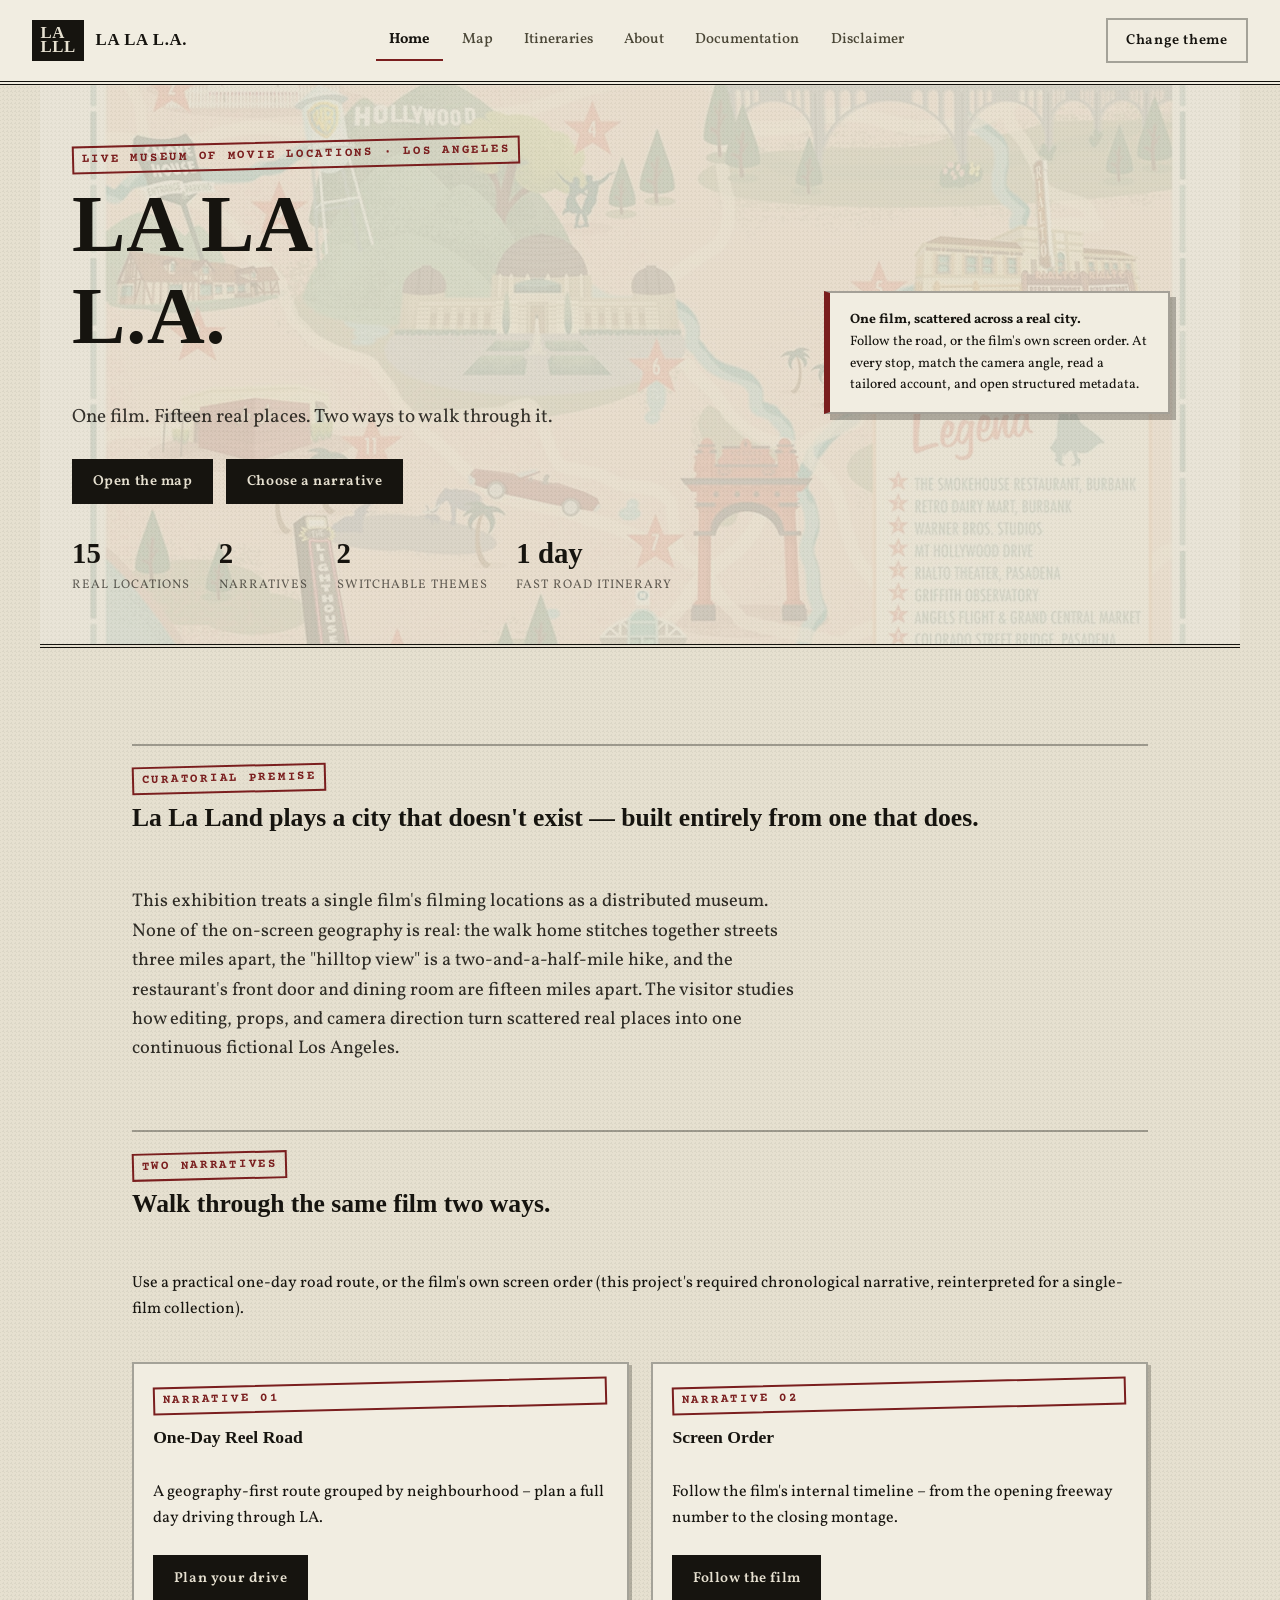
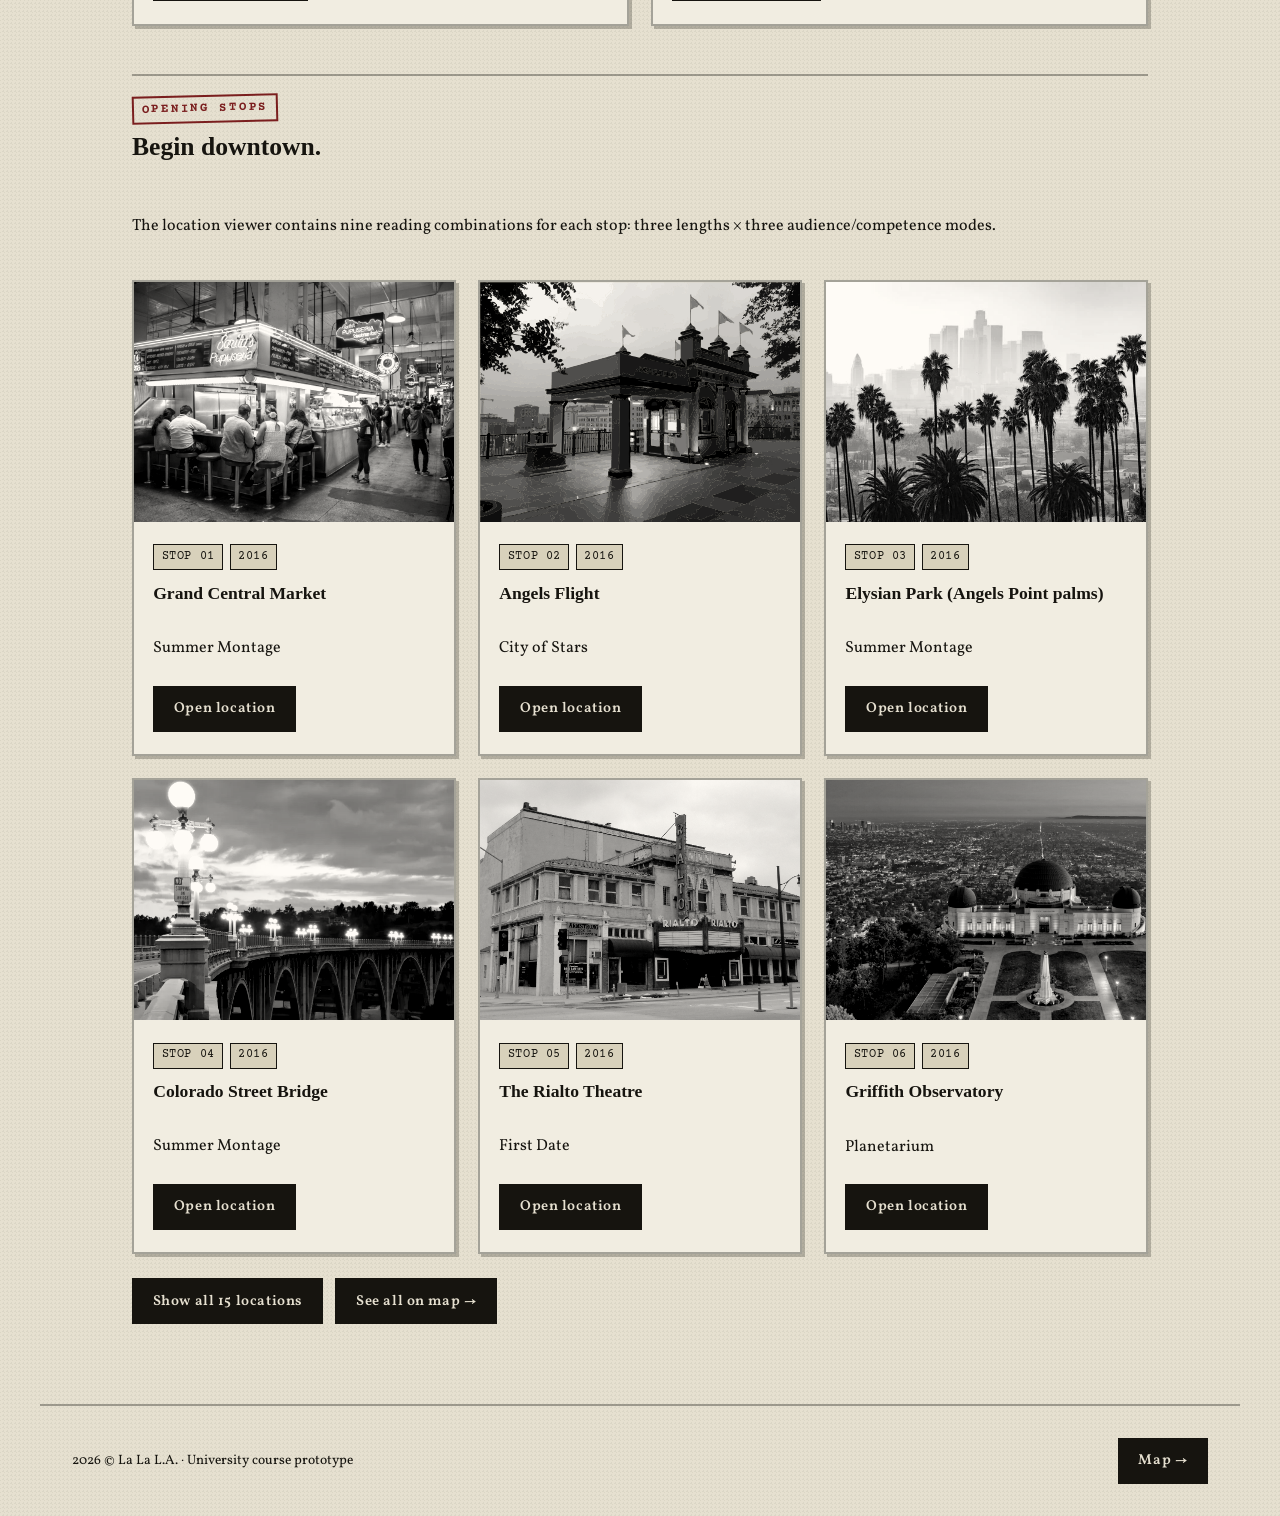
<file: index.html>
<!doctype html>
<html lang="en">

<head>
    <title>Home · La La L.A.</title>
    <meta charset="utf-8">
    <meta name="viewport" content="width=device-width,initial-scale=1">
    <meta name="description"
        content="La La L.A. — a location tour of Damien Chazelle's La La Land (2016), built as a Live Museum of Movie Locations.">
    <link rel="stylesheet" href="assets/css/base.css">
    <link rel="stylesheet" href="assets/css/themes/noir.css">
    <link rel="stylesheet" href="assets/css/themes/technicolor.css">
    <script>document.documentElement.classList.add('js'); document.documentElement.dataset.theme = localStorage.getItem('lmml-theme') || 'noir';</script>
</head>

<body><a class="skip-link" href="#main">Skip to content</a>
    <header class="site-header"><a class="brand" href="index.html"><span class="brand-mark">LA<br>LLL</span><span>LA LA
                L.A.</span></a>
        <nav class="main-nav" aria-label="Main navigation"><a href="index.html" aria-current="page">Home</a><a
                href="map.html">Map</a><a href="itinerary.html">Itineraries</a><a href="about.html">About</a><a
                href="documentation.html">Documentation</a><a href="disclaimer.html">Disclaimer</a></nav>
        <div class="header-tools"><button class="tool-button" data-theme-toggle aria-expanded="false">Change
                theme</button></div>
    </header>
    <aside class="theme-drawer" aria-label="Theme selector">
        <p class="eyebrow">Two deliberate visual systems</p>
        <div class="theme-grid">
            <button class="theme-choice" data-set-theme="noir"><strong>Noir Case File</strong><span>1940s police
                    dossier</span></button>
            <button class="theme-choice" data-set-theme="technicolor"><strong>Technicolor Musical</strong><span>La La Land sunset palette</span></button>
        </div>
        <p class="small">The selected theme is saved across pages.</p>
    </aside>
    <main id="main">
        <section class="hero">
            <div class="hero-copy">
                <p class="eyebrow">Live Museum of Movie Locations · Los Angeles</p>
                <h1>LA LA<br>L.A.</h1>
                <p class="hero-sub">One film. Fifteen real places. Two ways to walk through it.</p>
                <div class="hero-actions"><a class="button" href="map.html">Open the map</a><a class="button"
                        href="itinerary.html">Choose a narrative</a></div>
                <div class="stats">
                    <div class="stat"><strong>15</strong><span>real locations</span></div>
                    <div class="stat"><strong>2</strong><span>narratives</span></div>
                    <div class="stat"><strong>2</strong><span>switchable themes</span></div>
                    <div class="stat"><strong>1 day</strong><span>fast road itinerary</span></div>
                </div>
            </div>
            <div class="hero-visual">
                <!-- The <img> tag has been removed – the image is now a CSS background -->
                <div class="hero-ticket"><strong>One film, scattered across a real city.</strong><br><span>Follow the
                        road, or the film's own screen order. At every stop, match the camera
                        angle, read a tailored account, and open structured metadata.</span></div>
            </div>
        </section>
        <div class="page">
            <section class="section">
                <div class="section-head">
                    <div>
                        <p class="eyebrow">Curatorial premise</p>
                        <h2>La La Land plays a city that doesn't exist — built entirely from one that does.</h2>
                    </div>
                    <p class="lede">This exhibition treats a single film's filming locations as a distributed museum.
                        None of the on-screen geography is real: the walk home stitches together streets three miles
                        apart, the "hilltop view" is a two-and-a-half-mile hike, and the restaurant's front door and
                        dining room are fifteen miles apart. The visitor studies how editing, props, and camera
                        direction turn scattered real places into one continuous fictional Los Angeles.</p>
                </div>
            </section>
            <section class="section">
                <div class="section-head">
                    <div>
                        <p class="eyebrow">Two narratives</p>
                        <h2>Walk through the same film two ways.</h2>
                    </div>
                    <p>Use a practical one-day road route, or the film's own screen order (this project's required chronological narrative, reinterpreted for a single-film collection).</p>
                </div>
                <div class="cards">
                    <article class="card">
                        <div class="card-body">
                            <p class="eyebrow">Narrative 01</p>
                            <h3>One-Day Reel Road</h3>
                            <p>A geography-first route grouped by neighbourhood – plan a full day driving through LA.</p>
                            <a class="button" href="itinerary.html?narrative=route">Plan your drive</a>
                        </div>
                    </article>
                    <article class="card">
                        <div class="card-body">
                            <p class="eyebrow">Narrative 02</p>
                            <h3>Screen Order</h3>
                            <p>Follow the film's internal timeline – from the opening freeway number to the closing montage.</p>
                            <a class="button" href="itinerary.html?narrative=screen">Follow the film</a>
                        </div>
                    </article>
                </div>
            </section>
            <section class="section">
                <div class="section-head">
                    <div>
                        <p class="eyebrow">Opening stops</p>
                        <h2>Begin downtown.</h2>
                    </div>
                    <p>The location viewer contains nine reading combinations for each stop: three lengths × three
                        audience/competence modes.</p>
                </div>
                <!-- Container for dynamic cards -->
                <div class="cards" id="locationCards"></div>
                <!-- Control buttons -->
                <div style="margin-top:1.5rem; display:flex; gap:0.8rem; flex-wrap:wrap;">
                    <button class="button" id="showAllBtn" data-expanded="false">Show all 15 locations</button>
                    <a class="button" href="map.html">See all on map →</a>
                </div>
            </section>
        </div>
    </main>
    <footer class="site-footer"><span>2026 © La La L.A. · University course prototype</span>
        <div class="page-step"><a class="button" href="map.html">Map →</a></div>
    </footer>
    <script src="assets/js/app.js"></script>
    <script src="data/locations.js"></script>
    <script>
        (function () {
            const data = window.LMML_DATA;
            if (!data || !data.locations) return;

            const container = document.getElementById('locationCards');
            const showAllBtn = document.getElementById('showAllBtn');
            const locations = data.locations;
            // Sort by routeOrder if you want a consistent default order
            // (already sorted in the data, but just in case)
            const sorted = [...locations].sort((a, b) => a.routeOrder - b.routeOrder);
            const INITIAL_COUNT = 6;
            let expanded = false;

            function renderCards(showAll) {
                const count = showAll ? sorted.length : INITIAL_COUNT;
                const items = sorted.slice(0, count);
                container.innerHTML = items.map((loc, index) => {
                    // Build tag row: we can show stop number, year, song
                    const tags = `<span class="tag">Stop ${String(loc.routeOrder).padStart(2, '0')}</span>
                                 <span class="tag">${loc.year}</span>`;
                    return `
                        <article class="card" data-reveal>
                            <div class="card-media"><img src="${loc.image}" alt="Original shot-guide illustration for ${loc.title}"></div>
                            <div class="card-body">
                                <div class="tag-row">${tags}</div>
                                <h3>${loc.title}</h3>
                                <p>${loc.song || loc.short}</p>
                                <a class="button" href="location.html?id=${loc.id}">Open location</a>
                            </div>
                        </article>
                    `;
                }).join('');

                // Re-run scroll reveal for the new cards
                if (window.LMML && window.LMML.reveal) {
                    window.LMML.reveal(container);
                }
            }

            // Initial render (show only first 6)
            renderCards(false);
            showAllBtn.textContent = 'Show all 15 locations';
            showAllBtn.dataset.expanded = 'false';

            showAllBtn.addEventListener('click', function () {
                expanded = !expanded;
                renderCards(expanded);
                this.textContent = expanded ? 'Show fewer locations' : 'Show all 15 locations';
                this.dataset.expanded = String(expanded);
            });
        })();
    </script>
</body>

</html>
</file>
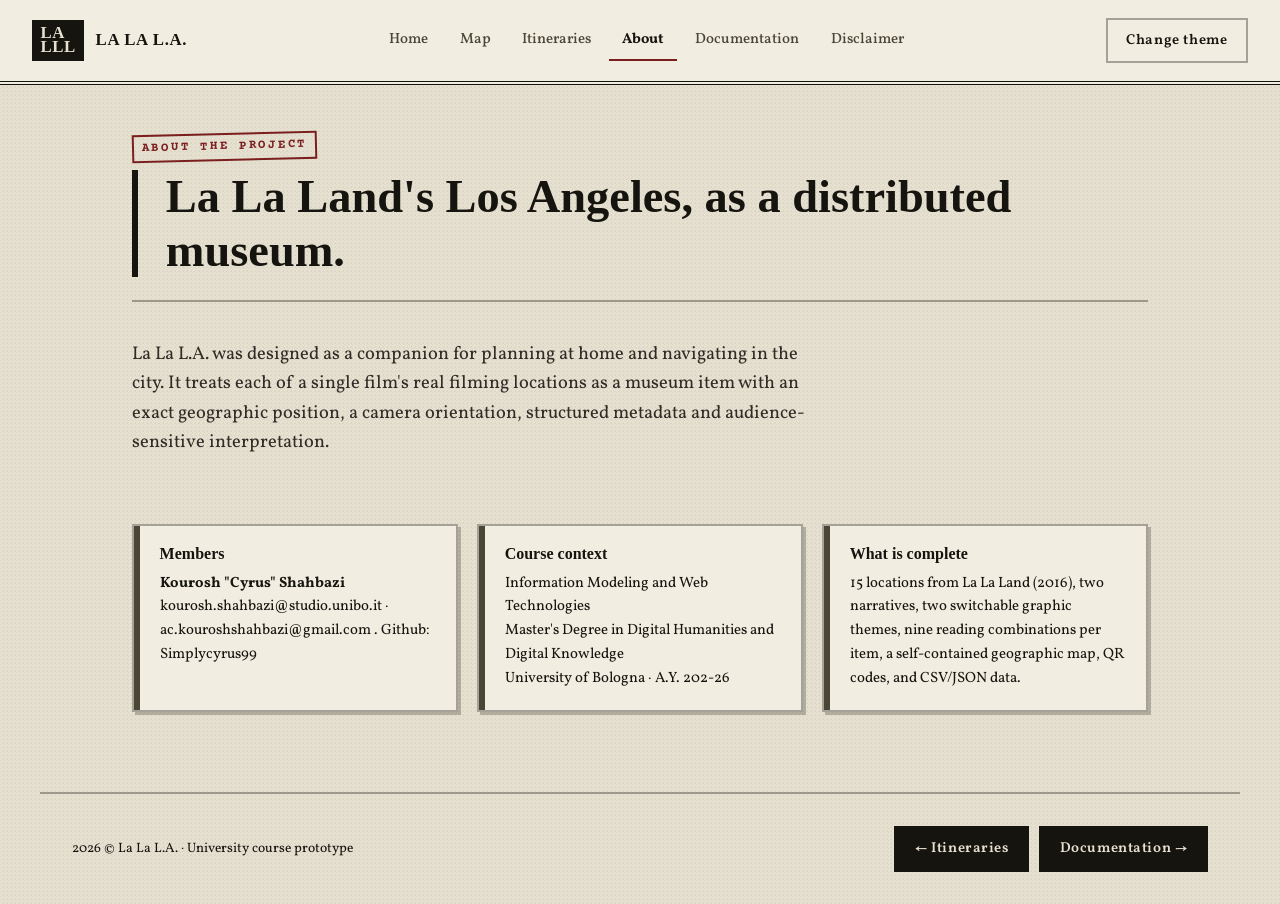
<file: about.html>
<!doctype html>
<html lang="en">

<head>
    <title>About · La La L.A.</title>
    <meta charset="utf-8">
    <meta name="viewport" content="width=device-width,initial-scale=1">
    <meta name="description"
        content="La La L.A. — a location tour of Damien Chazelle's La La Land (2016), built as a Live Museum of Movie Locations.">
    <link rel="stylesheet" href="assets/css/base.css">
    <link rel="stylesheet" href="assets/css/themes/noir.css">
    <link rel="stylesheet" href="assets/css/themes/technicolor.css">
    <script>document.documentElement.classList.add('js'); document.documentElement.dataset.theme = localStorage.getItem('lmml-theme') || 'noir';</script>
</head>

<body><a class="skip-link" href="#main">Skip to content</a>
    <header class="site-header"><a class="brand" href="index.html"><span class="brand-mark">LA<br>LLL</span><span>LA LA
                L.A.</span></a>
        <nav class="main-nav" aria-label="Main navigation"><a href="index.html">Home</a><a href="map.html">Map</a><a
                href="itinerary.html">Itineraries</a><a href="about.html" aria-current="page">About</a><a
                href="documentation.html">Documentation</a><a href="disclaimer.html">Disclaimer</a></nav>
        <div class="header-tools"><button class="tool-button" data-theme-toggle aria-expanded="false">Change
                theme</button></div>
    </header>
    <aside class="theme-drawer" aria-label="Theme selector">
        <p class="eyebrow">Two deliberate visual systems</p>
        <div class="theme-grid">
            <button class="theme-choice" data-set-theme="noir"><strong>Noir Case File</strong><span>1940s police
                    dossier</span></button>
            <button class="theme-choice" data-set-theme="technicolor"><strong>Technicolor Musical</strong><span>La La Land sunset palette</span></button>
        </div>
        <p class="small">The selected theme is saved across pages.</p>
    </aside>
    <main id="main">
        <div class="page">
            <p class="eyebrow">About the project</p>
            <h1 class="page-title">La La Land's Los Angeles, as a distributed museum.</h1>
            <div class="section-head">
                <p class="lede">La La L.A. was designed as a companion for planning at home and navigating in the
                    city. It treats each of a single film's real filming locations as a museum item with an exact
                    geographic position, a camera orientation, structured metadata and audience-sensitive
                    interpretation.</p>
            </div>
            <section class="section">
                <div class="doc-grid">
                    <article class="doc-card">
                        <h3>Members</h3>
                        <p><strong>Kourosh "Cyrus" Shahbazi</strong></p>
                        <p>kourosh.shahbazi@studio.unibo.it · ac.kouroshshahbazi@gmail.com . Github: Simplycyrus99</p>
                    </article>
                    <article class="doc-card">
                        <h3>Course context</h3>
                        <p>Information Modeling and Web Technologies<br>Master's Degree in Digital Humanities and
                            Digital Knowledge<br>University of Bologna · A.Y. 202-26</p>
                    </article>
                    <article class="doc-card">
                        <h3>What is complete</h3>
                        <p>15 locations from La La Land (2016), two narratives, two switchable graphic themes, nine
                            reading combinations per item, a self-contained geographic map, QR codes, and CSV/JSON
                            data.</p>
                    </article>
                </div>
            </section>
        </div>
    </main>
    <footer class="site-footer"><span>2026 © La La L.A. · University course prototype</span>
        <div class="page-step"><a class="button" href="itinerary.html">← Itineraries</a><a class="button"
                href="documentation.html">Documentation →</a></div>
    </footer>
    <script src="assets/js/app.js"></script>
</body>

</html>
</file>
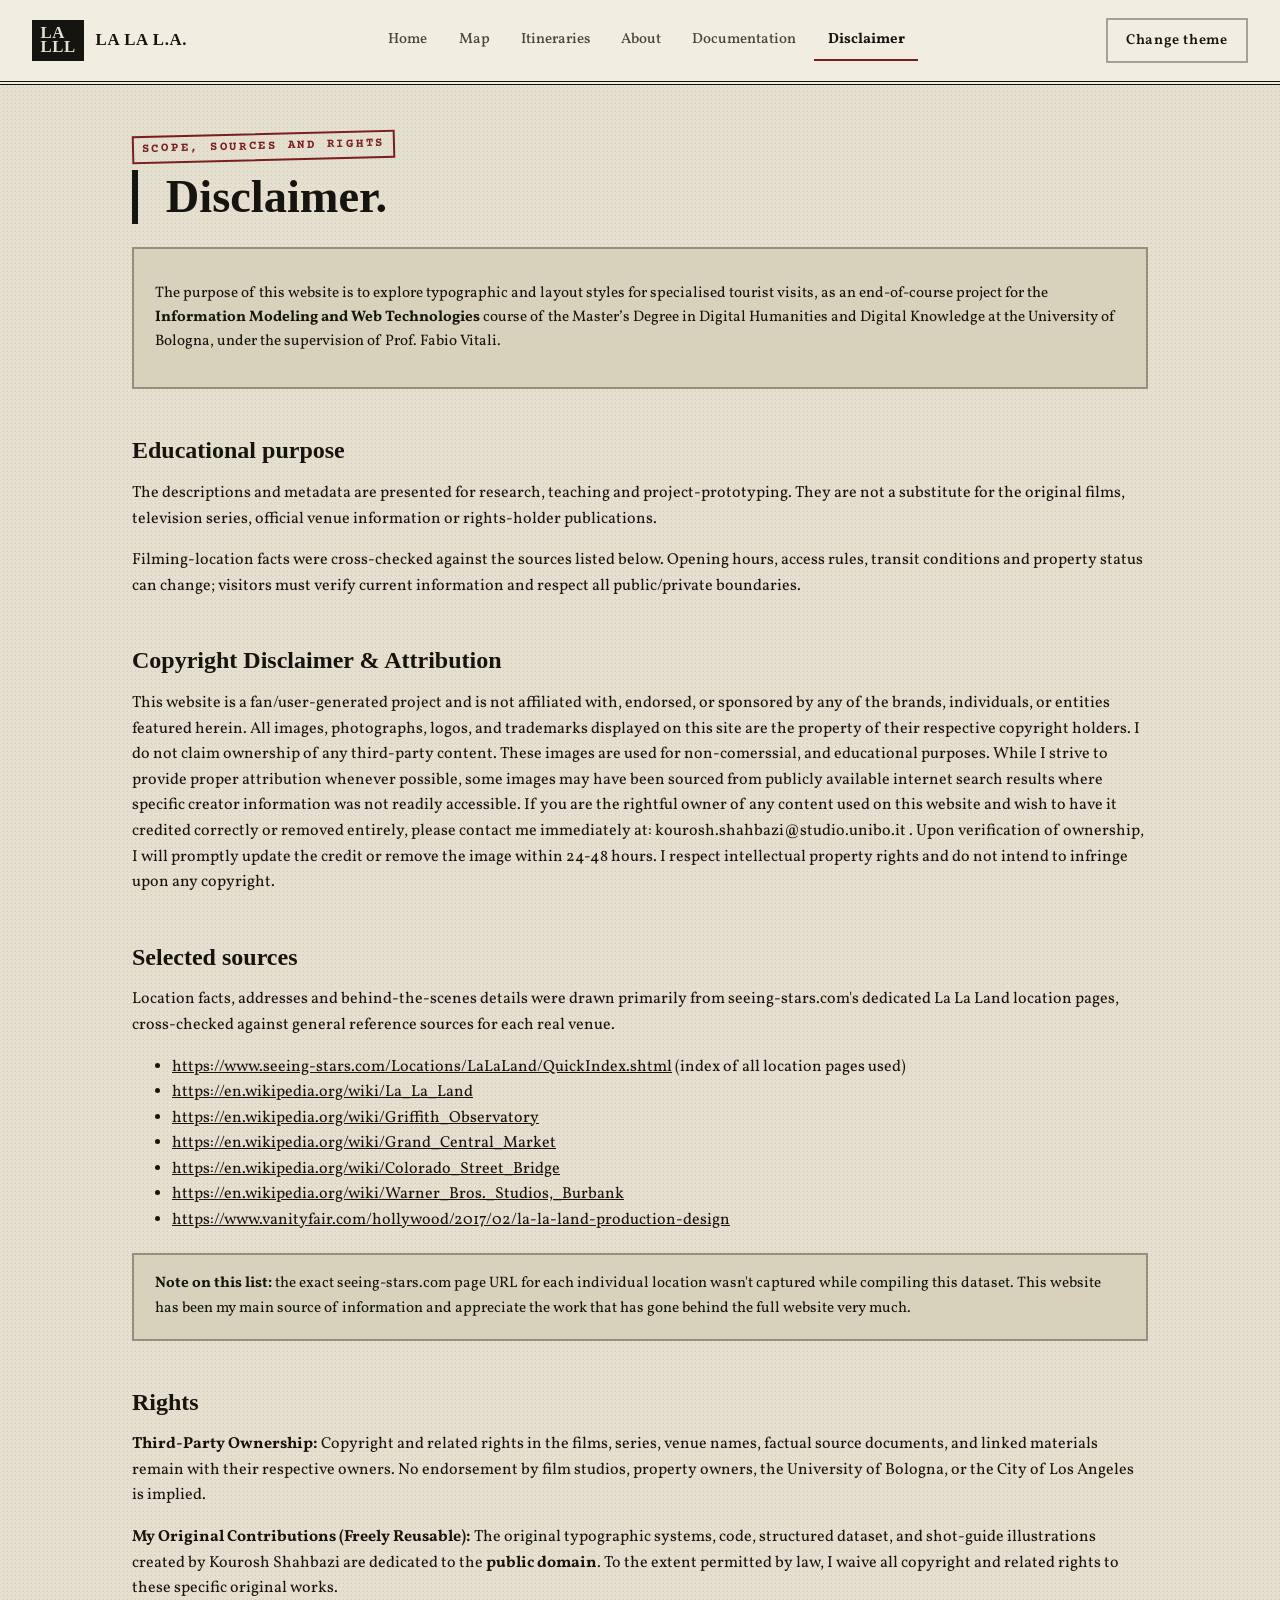
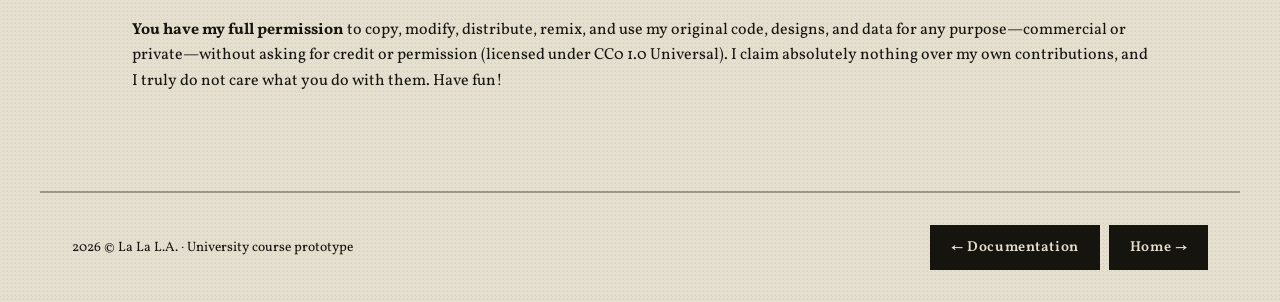
<file: disclaimer.html>
<!doctype html>
<html lang="en">

<head>
    <title>Disclaimer · La La L.A.</title>
    <meta charset="utf-8">
    <meta name="viewport" content="width=device-width,initial-scale=1">
    <meta name="description" content="La La L.A. — a location tour of Damien Chazelle's La La Land (2016), built as a Live Museum of Movie Locations.">
    <link rel="stylesheet" href="assets/css/base.css">
    <link rel="stylesheet" href="assets/css/themes/noir.css">
    <link rel="stylesheet" href="assets/css/themes/technicolor.css">
    <script>document.documentElement.classList.add('js'); document.documentElement.dataset.theme = localStorage.getItem('lmml-theme') || 'noir';</script>
</head>

<body><a class="skip-link" href="#main">Skip to content</a>
    <header class="site-header"><a class="brand" href="index.html"><span class="brand-mark">LA<br>LLL</span><span>LA LA L.A.</span></a>
        <nav class="main-nav" aria-label="Main navigation"><a href="index.html">Home</a><a href="map.html">Map</a><a
                href="itinerary.html">Itineraries</a><a href="about.html">About</a><a
                href="documentation.html">Documentation</a><a href="disclaimer.html" aria-current="page">Disclaimer</a>
        </nav>
        <div class="header-tools"><button class="tool-button" data-theme-toggle aria-expanded="false">Change
                theme</button></div>
    </header>
    <aside class="theme-drawer" aria-label="Theme selector">
    <p class="eyebrow">Two deliberate visual systems</p>
    <div class="theme-grid">
      <button class="theme-choice" data-set-theme="noir"><strong>Noir Case File</strong><span>1940s police dossier</span></button>
      <button class="theme-choice" data-set-theme="technicolor"><strong>Technicolor Musical</strong><span>La La Land sunset palette</span></button>
    </div>
    <p class="small">The selected theme is saved across pages.</p>
  </aside>
    <main id="main">
        <div class="page">
            <p class="eyebrow">Scope, sources and rights</p>
            <h1 class="page-title">Disclaimer.</h1>
            <div class="notice">
                <p>The purpose of this website is to explore typographic and layout styles for specialised tourist
                    visits, as an end-of-course project for the <strong>Information Modeling and Web
                        Technologies</strong> course of the Master’s Degree in Digital Humanities and Digital Knowledge
                    at the University of Bologna, under the supervision of Prof. Fabio Vitali.</p>
            </div>
            <section class="section">
                <h2>Educational purpose</h2>
                <p>The descriptions and metadata are presented for research, teaching and project-prototyping. They are
                    not a substitute for the original films, television series, official venue information or
                    rights-holder publications.</p>
                <p>Filming-location facts were cross-checked against the sources listed below. Opening hours, access
                    rules, transit conditions and property status can change; visitors must verify current information
                    and respect all public/private boundaries.</p>
            </section>
            <section class="section">
                <h2>Copyright Disclaimer & Attribution</h2>
                <p>
This website is a fan/user-generated project and is not affiliated with, endorsed, or sponsored by any of the brands, individuals, or entities featured herein.

All images, photographs, logos, and trademarks displayed on this site are the property of their respective copyright holders. I do not claim ownership of any third-party content.

These images are used for non-comerssial, and educational purposes. While I strive to provide proper attribution whenever possible, some images may have been sourced from publicly available internet search results where specific creator information was not readily accessible.

If you are the rightful owner of any content used on this website and wish to have it credited correctly or removed entirely, please contact me immediately at: kourosh.shahbazi@studio.unibo.it .

Upon verification of ownership, I will promptly update the credit or remove the image within 24-48 hours. I respect intellectual property rights and do not intend to infringe upon any copyright.</p>
            </section>
            <section class="section">
                <h2>Selected sources</h2>
                <p>Location facts, addresses and behind-the-scenes details were drawn primarily from seeing-stars.com's
                    dedicated La La Land location pages, cross-checked against general reference sources for each
                    real venue.</p>
                <ul>
                    <li><a href="https://www.seeing-stars.com/Locations/LaLaLand/QuickIndex.shtml" target="_blank"
                            rel="noopener">https://www.seeing-stars.com/Locations/LaLaLand/QuickIndex.shtml</a>
                        (index of all location pages used)</li>
                    <li><a href="https://en.wikipedia.org/wiki/La_La_Land" target="_blank"
                            rel="noopener">https://en.wikipedia.org/wiki/La_La_Land</a></li>
                    <li><a href="https://en.wikipedia.org/wiki/Griffith_Observatory" target="_blank"
                            rel="noopener">https://en.wikipedia.org/wiki/Griffith_Observatory</a></li>
                    <li><a href="https://en.wikipedia.org/wiki/Grand_Central_Market" target="_blank"
                            rel="noopener">https://en.wikipedia.org/wiki/Grand_Central_Market</a></li>
                    <li><a href="https://en.wikipedia.org/wiki/Colorado_Street_Bridge" target="_blank"
                            rel="noopener">https://en.wikipedia.org/wiki/Colorado_Street_Bridge</a></li>
                    <li><a href="https://en.wikipedia.org/wiki/Warner_Bros._Studios,_Burbank" target="_blank"
                            rel="noopener">https://en.wikipedia.org/wiki/Warner_Bros._Studios,_Burbank</a></li>
                    <li><a href="https://www.vanityfair.com/hollywood/2017/02/la-la-land-production-design"
                            target="_blank"
                            rel="noopener">https://www.vanityfair.com/hollywood/2017/02/la-la-land-production-design</a>
                    </li>
                </ul>
                <p class="notice"><strong>Note on this list:</strong> the exact seeing-stars.com page URL for each
                    individual location wasn't captured while compiling this dataset. This website has been my main source of information and appreciate the work that has gone behind the full website very much.</p>
            </section>
            <section class="section">
                <h2>Rights</h2>
                <section>
    <p><strong>Third-Party Ownership:</strong> Copyright and related rights in the films, series, venue names, 
    factual source documents, and linked materials remain with their respective owners. No endorsement by film 
    studios, property owners, the University of Bologna, or the City of Los Angeles is implied.</p>

    <p><strong>My Original Contributions (Freely Reusable):</strong> The original typographic systems, code, 
    structured dataset, and shot-guide illustrations created by Kourosh Shahbazi are dedicated to the 
    <strong>public domain</strong>. To the extent permitted by law, I waive all copyright and related rights 
    to these specific original works.</p>

    <p><strong>You have my full permission</strong> to copy, modify, distribute, remix, and use my original 
    code, designs, and data for any purpose—commercial or private—without asking for credit or permission 
    (licensed under CC0 1.0 Universal). I claim absolutely nothing over my own contributions, and I truly 
    do not care what you do with them. Have fun!</p>
</section>
        </div>
    </main>
    <footer class="site-footer"><span>2026 © La La L.A. · University course prototype</span>
        <div class="page-step"><a class="button" href="documentation.html">← Documentation</a><a class="button"
                href="index.html">Home →</a></div>
    </footer>
    <script src="assets/js/app.js"></script>
</body>

</html>
</file>
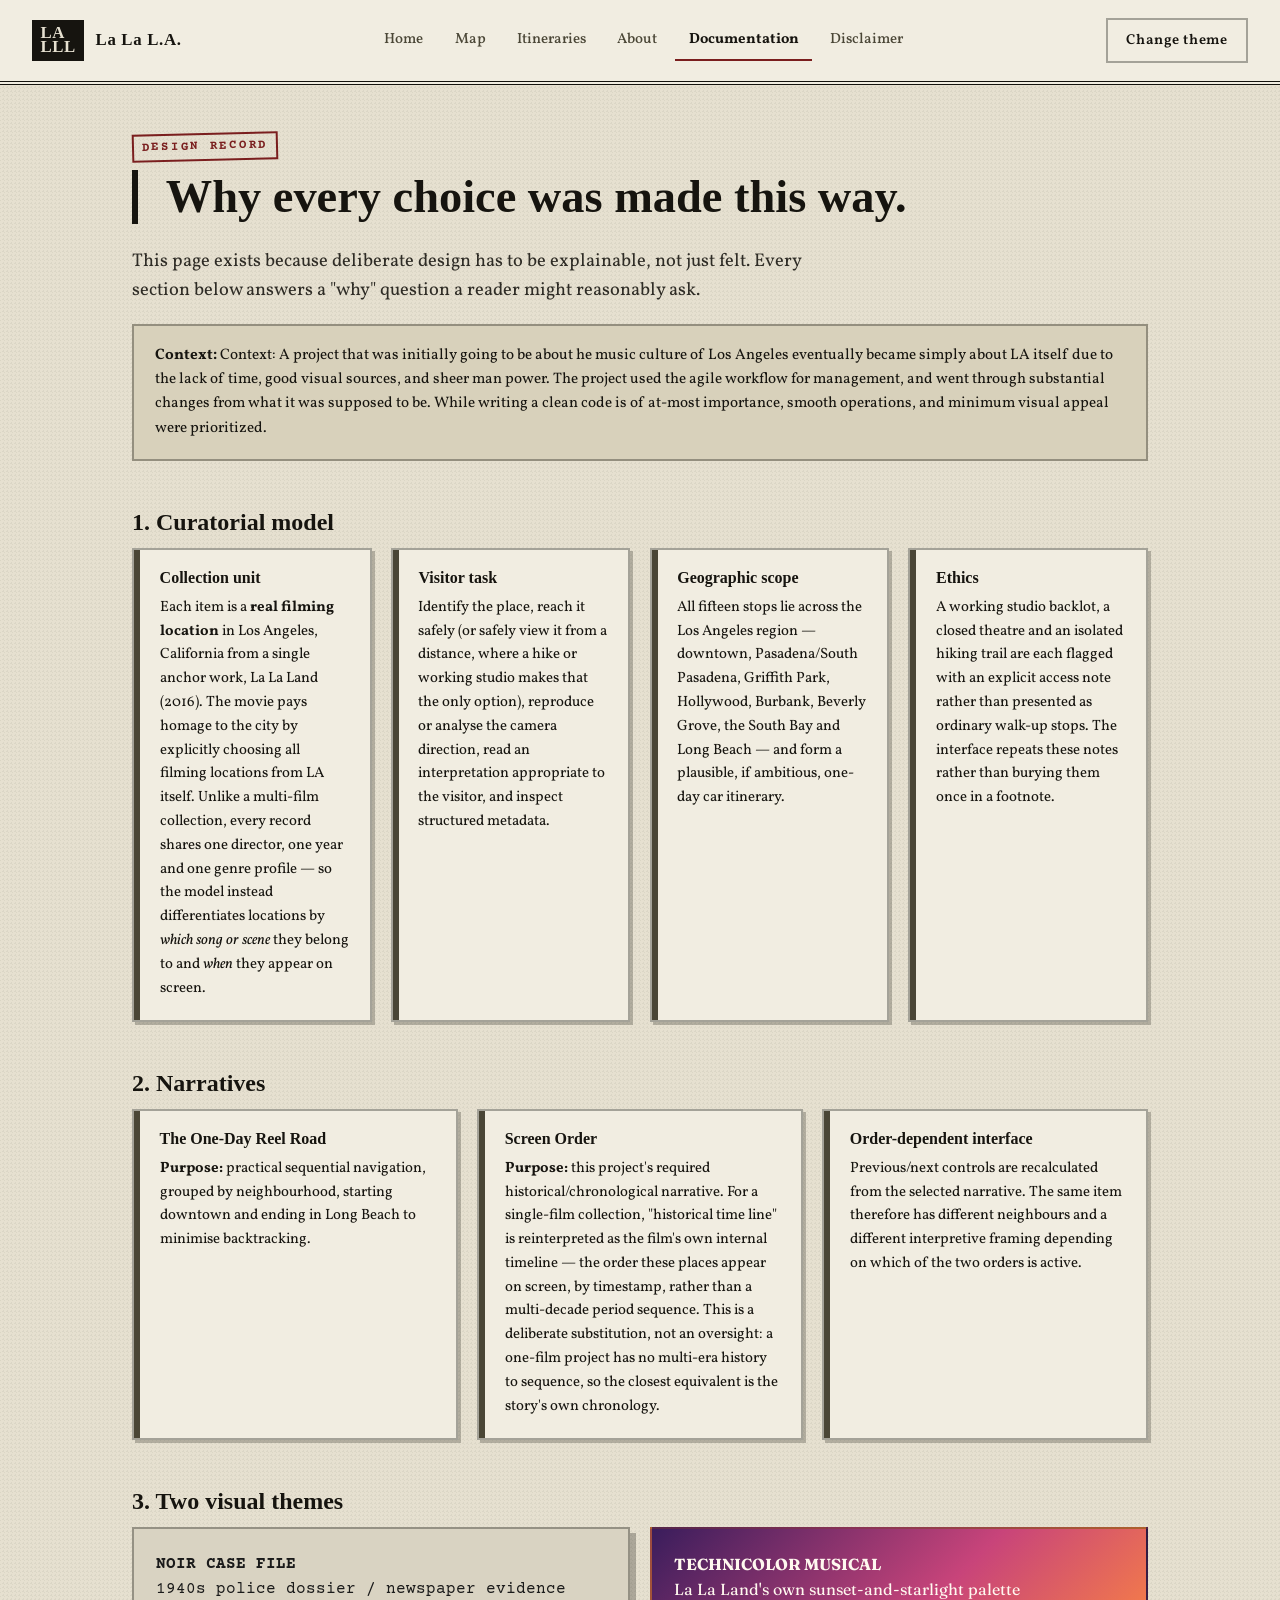
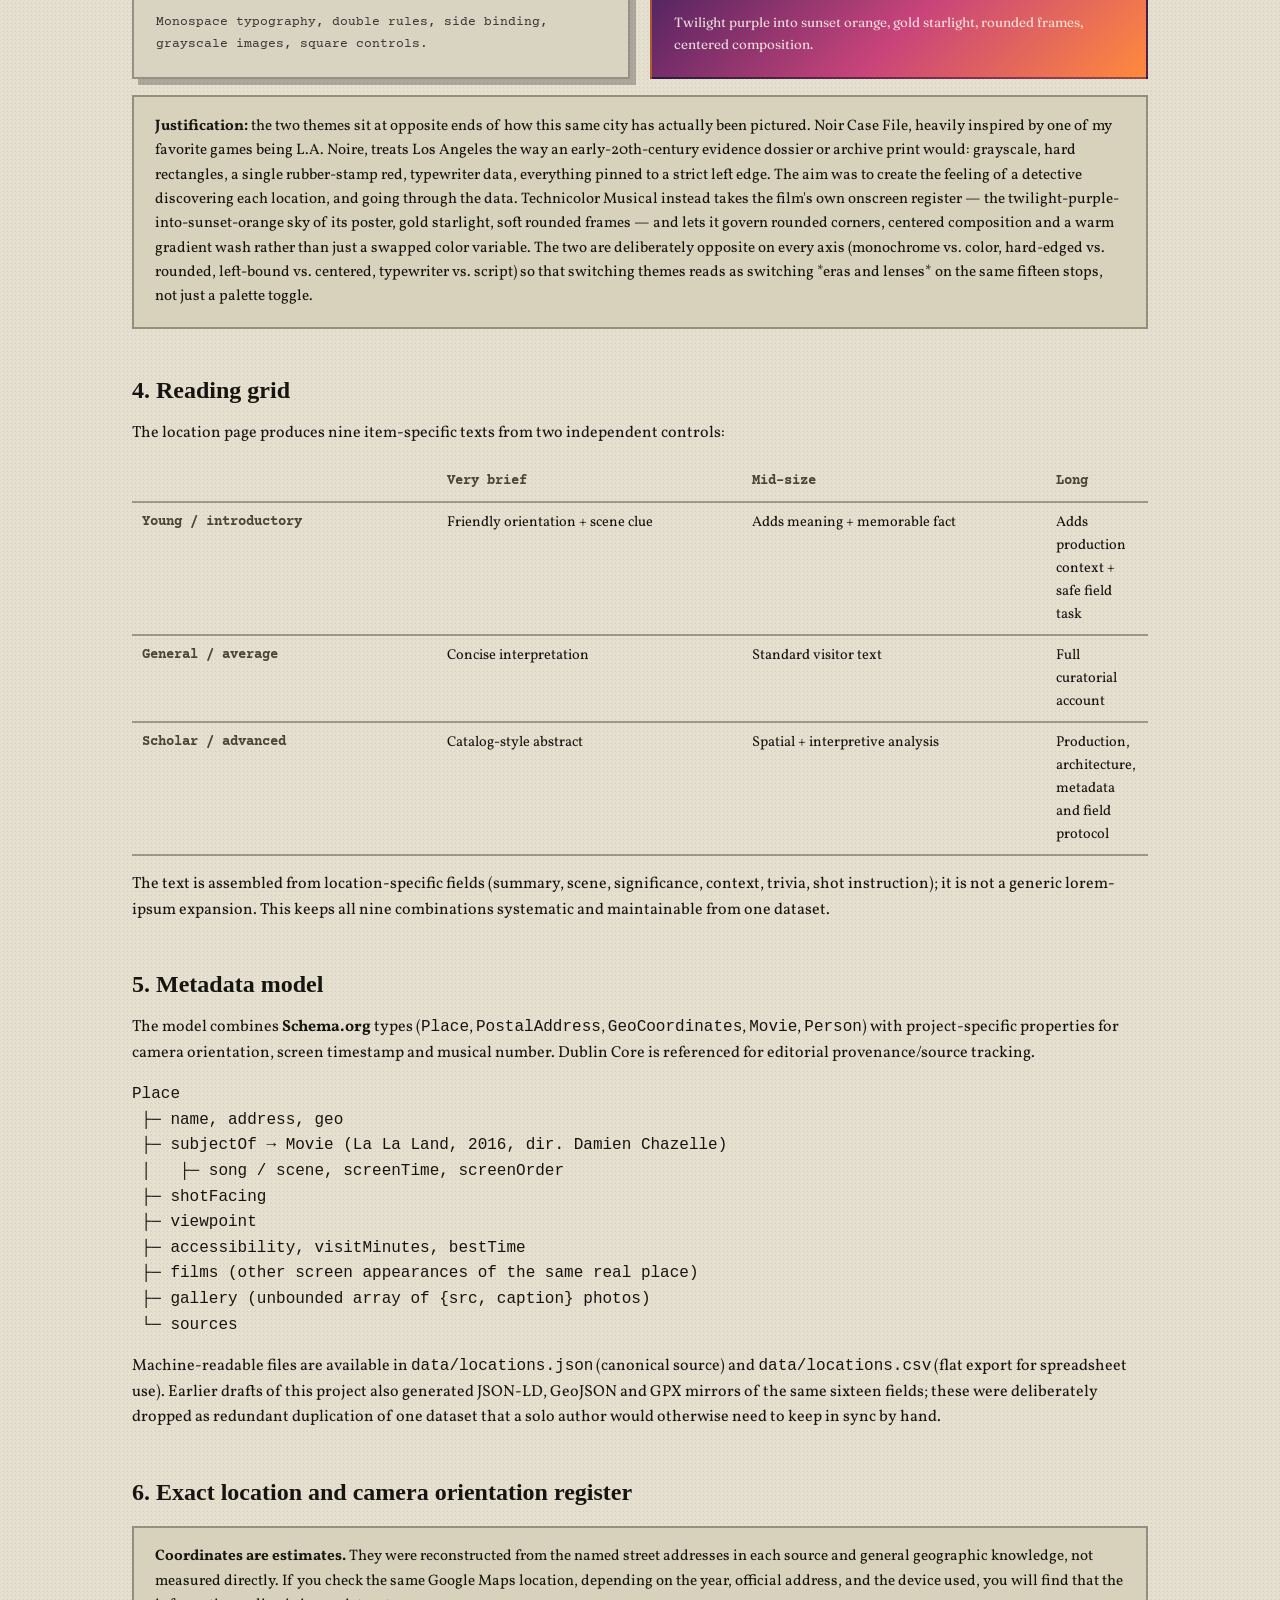
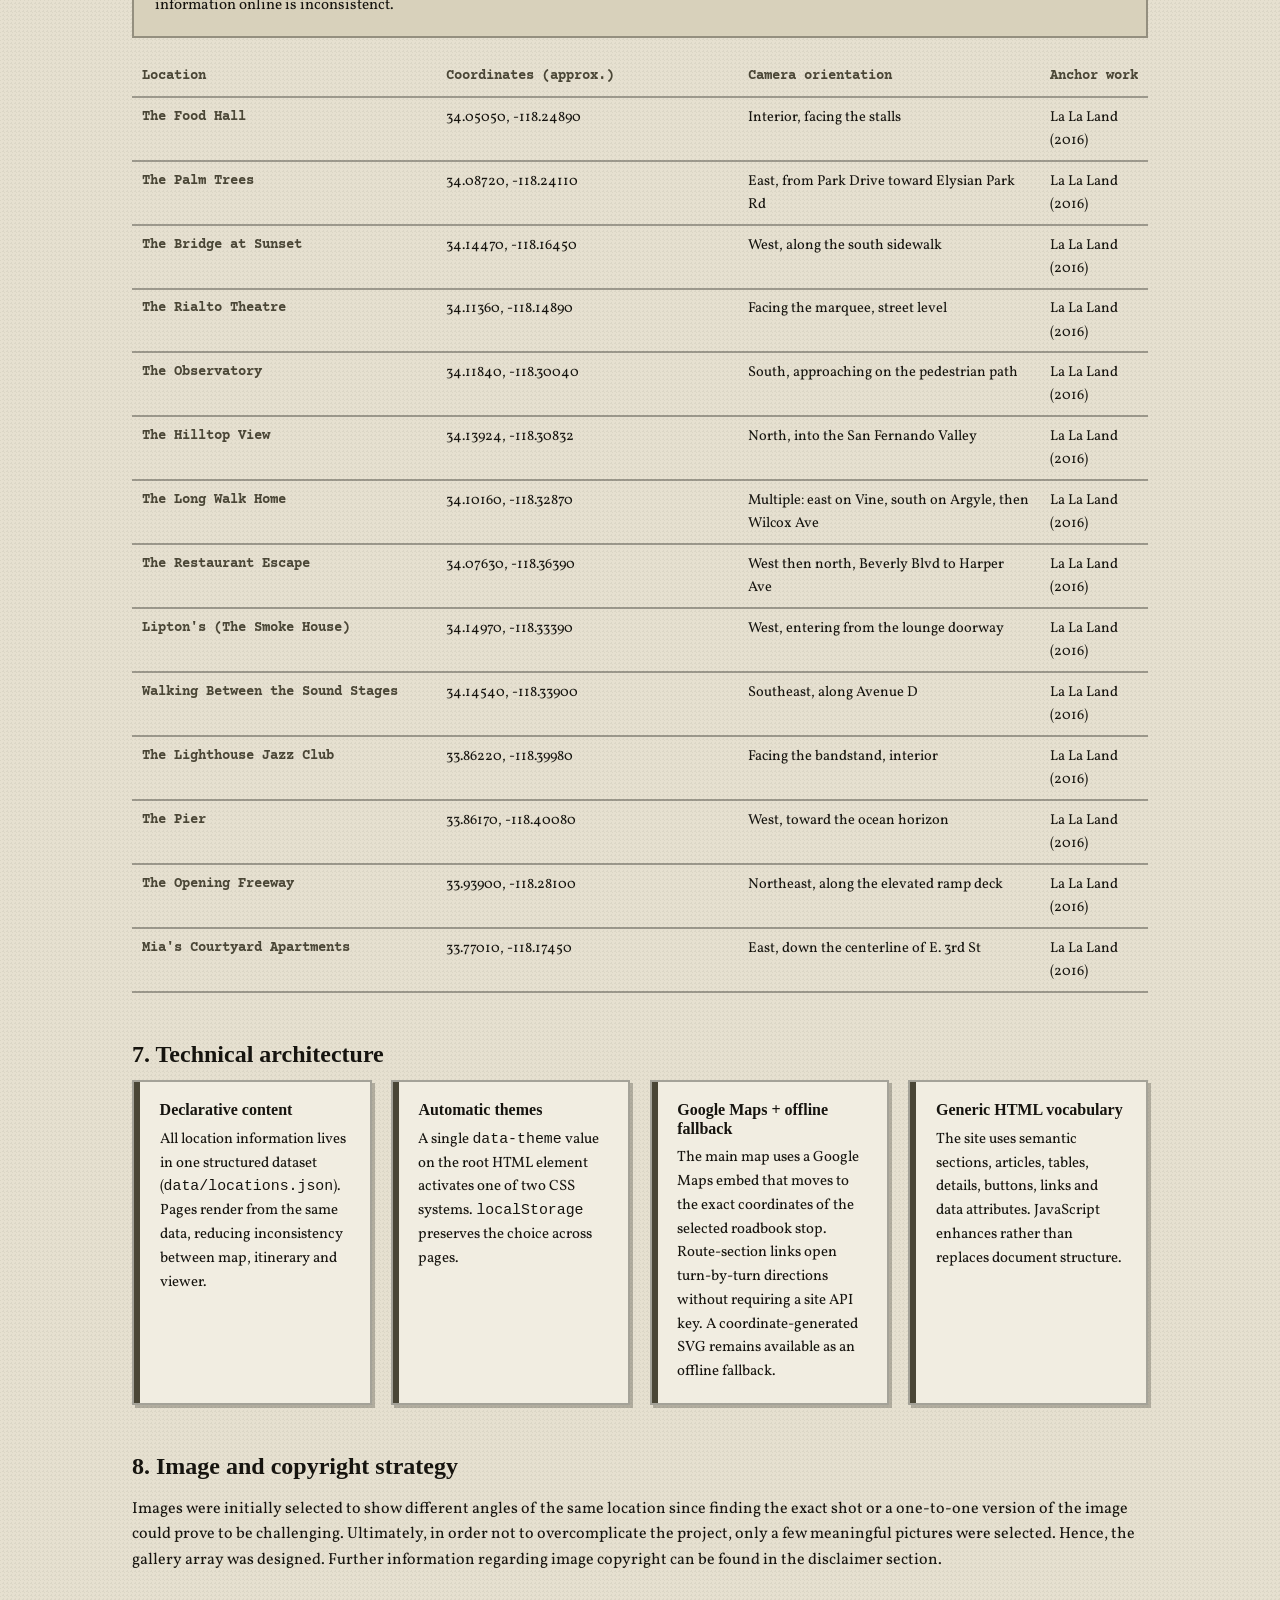
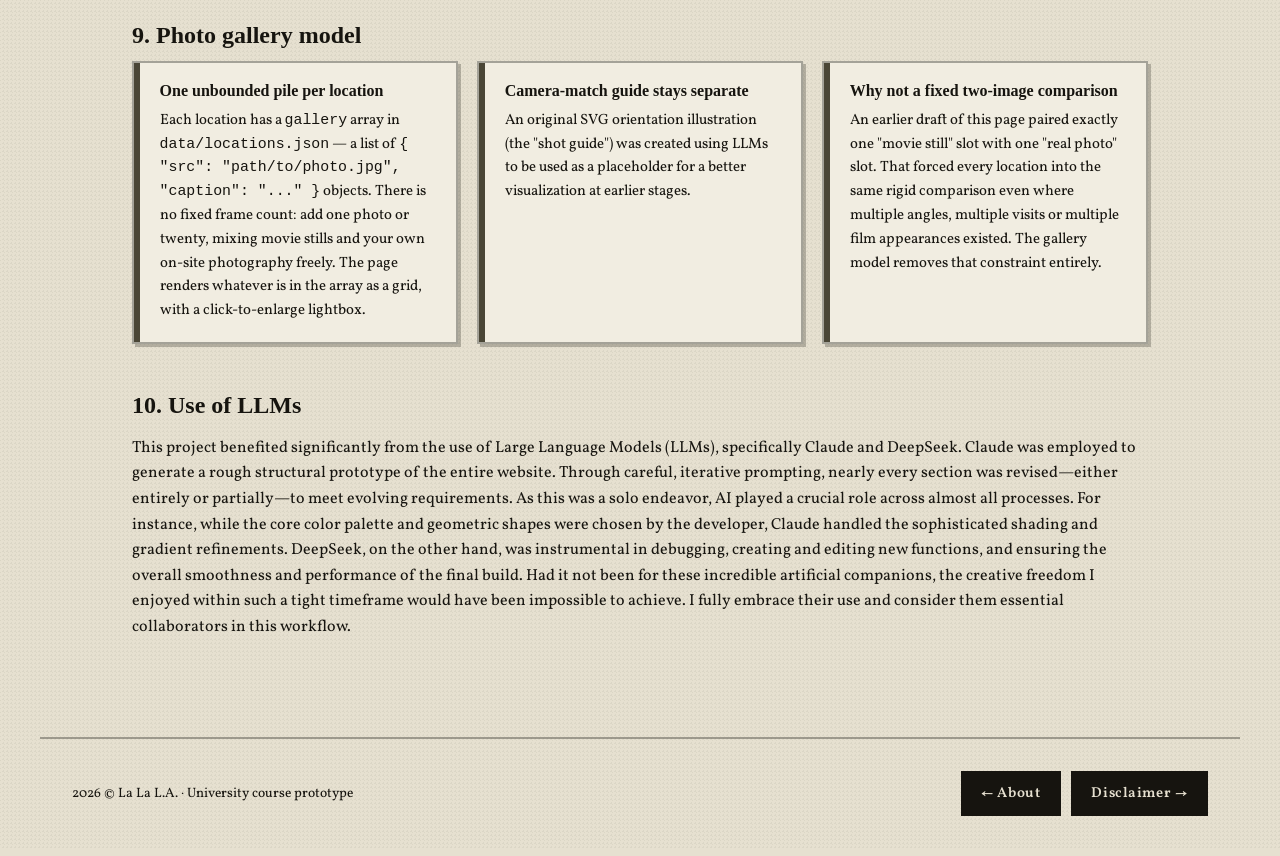
<file: documentation.html>
<!doctype html>
<html lang="en">

<head>
    <title>Documentation · La La L.A.</title>
    <meta charset="utf-8">
    <meta name="viewport" content="width=device-width,initial-scale=1">
    <meta name="description"
        content="La La L.A. — a location tour of Damien Chazelle's La La Land (2016), built as a Live Museum of Movie Locations.">
    <link rel="stylesheet" href="assets/css/base.css">
    <link rel="stylesheet" href="assets/css/themes/noir.css">
    <link rel="stylesheet" href="assets/css/themes/technicolor.css">
    <script>document.documentElement.classList.add('js'); document.documentElement.dataset.theme = localStorage.getItem('lmml-theme') || 'noir';</script>
</head>

<body><a class="skip-link" href="#main">Skip to content</a>
    <header class="site-header"><a class="brand" href="index.html"><span class="brand-mark">LA<br>LLL</span><span>La La
                L.A.</span></a>
        <nav class="main-nav" aria-label="Main navigation"><a href="index.html">Home</a><a href="map.html">Map</a><a
                href="itinerary.html">Itineraries</a><a href="about.html">About</a><a href="documentation.html"
                aria-current="page">Documentation</a><a href="disclaimer.html">Disclaimer</a></nav>
        <div class="header-tools"><button class="tool-button" data-theme-toggle aria-expanded="false">Change
                theme</button></div>
    </header>
    <aside class="theme-drawer" aria-label="Theme selector">
        <p class="eyebrow">Two deliberate visual systems</p>
        <div class="theme-grid">
            <button class="theme-choice" data-set-theme="noir"><strong>Noir Case File</strong><span>1940s police
                    dossier</span></button>
            <button class="theme-choice" data-set-theme="technicolor"><strong>Technicolor Musical</strong><span>La La Land sunset palette</span></button>
        </div>
        <p class="small">The selected theme is saved across pages.</p>
    </aside>
    <main id="main">
        <div class="page">
            <p class="eyebrow">Design record</p>
            <h1 class="page-title">Why every choice was made this way.</h1>
            <p class="lede">This page exists because deliberate design has to be explainable, not just felt. Every
                section below answers a "why" question a reader might reasonably ask.</p>
<div class="notice" style="margin-top:1rem"><strong>Context:</strong> Context: A project that was initially going to
     be about he music culture of Los Angeles eventually became simply about LA itself due to the lack of time, good
      visual sources, and sheer man power. The project used the agile workflow for management, and went through 
      substantial changes from what it was supposed to be. While writing a clean code is of at-most importance, 
      smooth operations, and minimum visual appeal were prioritized. </div>
            <section class="section">
                <h2>1. Curatorial model</h2>
                <div class="doc-grid">
                    <article class="doc-card">
                        <h3>Collection unit</h3>
                        <p>Each item is a <strong>real filming location</strong> in Los Angeles, California from a single anchor work, La La Land
                            (2016). The movie pays homage to the city by explicitly choosing all filming locations from LA itself. Unlike a multi-film collection, every record shares one director, one year and one
                            genre profile — so the model instead differentiates locations by <em>which song or
                                scene</em> they belong to and <em>when</em> they appear on screen.</p>
                    </article>
                    <article class="doc-card">
                        <h3>Visitor task</h3>
                        <p>Identify the place, reach it safely (or safely view it from a distance, where a hike or
                            working studio makes that the only option), reproduce or analyse the camera direction, read
                            an interpretation appropriate to the visitor, and inspect structured metadata.</p>
                    </article>
                    <article class="doc-card">
                        <h3>Geographic scope</h3>
                        <p>All fifteen stops lie across the Los Angeles region — downtown, Pasadena/South Pasadena,
                            Griffith Park, Hollywood, Burbank, Beverly Grove, the South Bay and Long Beach — and form a
                            plausible, if ambitious, one-day car itinerary.</p>
                    </article>
                    <article class="doc-card">
                        <h3>Ethics</h3>
                        <p>A working studio backlot, a closed theatre and an isolated hiking trail are each flagged with
                            an explicit access note rather than presented as ordinary walk-up stops. The interface
                            repeats these notes rather than burying them once in a footnote.</p>
                    </article>
                </div>
            </section>
            <section class="section">
                <h2>2. Narratives</h2>
                <div class="doc-grid">
                    <article class="doc-card">
                        <h3>The One-Day Reel Road</h3>
                        <p><strong>Purpose:</strong> practical sequential navigation, grouped by neighbourhood, starting
                            downtown and ending in Long Beach to minimise backtracking.</p>
                    </article>
                    <article class="doc-card">
                        <h3>Screen Order</h3>
                        <p><strong>Purpose:</strong> this project's required historical/chronological narrative. For a
                            single-film collection, "historical time line" is reinterpreted as the film's own internal
                            timeline — the order these places appear on screen, by timestamp, rather than a multi-decade
                            period sequence. This is a deliberate substitution, not an oversight: a one-film project has
                            no multi-era history to sequence, so the closest equivalent is the story's own chronology.
                        </p>
                    </article>
                    <article class="doc-card">
                        <h3>Order-dependent interface</h3>
                        <p>Previous/next controls are recalculated from the selected narrative. The same item therefore
                            has different neighbours and a different interpretive framing depending on which of the
                            two orders is active.</p>
                    </article>
                </div>
            </section>
            <section class="section">
                <h2>3. Two visual themes</h2>
                <div class="doc-grid">
                    <article class="theme-specimen noir">
                        <div><strong>NOIR CASE FILE</strong><br>1940s police dossier / newspaper evidence</div>
                        <small>Monospace typography, double rules, side binding, grayscale images, square
                            controls.</small>
                    </article>
                    <article class="theme-specimen technicolor">
                        <div><strong>TECHNICOLOR MUSICAL</strong><br>La La Land's own sunset-and-starlight palette</div>
                        <small>Twilight purple into sunset orange, gold starlight, rounded frames, centered composition.</small>
                    </article>
                </div>
                <div class="notice" style="margin-top:1rem"><strong>Justification:</strong> the two themes sit at
                    opposite ends of how this same city has actually been pictured. Noir Case File, heavily inspired by one of my favorite games being L.A. Noire, treats Los Angeles
                    the way an early-20th-century evidence dossier or archive print would: grayscale, hard rectangles,
                    a single rubber-stamp red, typewriter data, everything pinned to a strict left edge. 
                    The aim was to create the feeling of a detective discovering each location, and going through the data.
                    Technicolor Musical instead takes the film's own onscreen register — the twilight-purple-into-sunset-orange sky
                    of its poster, gold starlight, soft rounded frames — and lets it govern rounded corners, centered
                    composition and a warm gradient wash rather than just a swapped color variable. The two are
                    deliberately opposite on every axis (monochrome vs. color, hard-edged vs. rounded, left-bound vs.
                    centered, typewriter vs. script) so that switching themes reads as switching *eras and lenses* on
                    the same fifteen stops, not just a palette toggle.</div>
            </section>
            <section class="section">
                <h2>4. Reading grid</h2>
                <p>The location page produces nine item-specific texts from two independent controls:</p>
                <table class="metadata">
                    <tr>
                        <th></th>
                        <th>Very brief</th>
                        <th>Mid-size</th>
                        <th>Long</th>
                    </tr>
                    <tr>
                        <th>Young / introductory</th>
                        <td>Friendly orientation + scene clue</td>
                        <td>Adds meaning + memorable fact</td>
                        <td>Adds production context + safe field task</td>
                    </tr>
                    <tr>
                        <th>General / average</th>
                        <td>Concise interpretation</td>
                        <td>Standard visitor text</td>
                        <td>Full curatorial account</td>
                    </tr>
                    <tr>
                        <th>Scholar / advanced</th>
                        <td>Catalog-style abstract</td>
                        <td>Spatial + interpretive analysis</td>
                        <td>Production, architecture, metadata and field protocol</td>
                    </tr>
                </table>
                <p>The text is assembled from location-specific fields (summary, scene, significance, context, trivia,
                    shot instruction); it is not a generic lorem-ipsum expansion. This keeps all nine combinations
                    systematic and maintainable from one dataset.</p>
            </section>
            <section class="section">
                <h2>5. Metadata model</h2>
                <p>The model combines <strong>Schema.org</strong> types (<code>Place</code>, <code>PostalAddress</code>,
                    <code>GeoCoordinates</code>, <code>Movie</code>, <code>Person</code>) with project-specific
                    properties for camera orientation, screen timestamp and musical number. Dublin Core is referenced
                    for editorial provenance/source tracking.</p>
                <pre>Place
 ├─ name, address, geo
 ├─ subjectOf → Movie (La La Land, 2016, dir. Damien Chazelle)
 │   ├─ song / scene, screenTime, screenOrder
 ├─ shotFacing
 ├─ viewpoint
 ├─ accessibility, visitMinutes, bestTime
 ├─ films (other screen appearances of the same real place)
 ├─ gallery (unbounded array of {src, caption} photos)
 └─ sources</pre>
                <p>Machine-readable files are available in <code>data/locations.json</code> (canonical source) and
                    <code>data/locations.csv</code> (flat export for spreadsheet use). Earlier drafts of this project
                    also generated JSON-LD, GeoJSON and GPX mirrors of the same sixteen fields; these were deliberately
                    dropped as redundant duplication of one dataset that a solo author would otherwise need to keep in
                    sync by hand.</p>
            </section>
            <section class="section">
                <h2>6. Exact location and camera orientation register</h2>
                <p class="notice"><strong>Coordinates are estimates.</strong> They were reconstructed from the named
                    street addresses in each source and general geographic knowledge, not measured directly. If you check
                the same Google Maps location, depending on the year, official address, and the device used, you will find
            that the information online is inconsistenct. </p>
                <div style="overflow:auto">
                    <table class="metadata">
                        <tr>
                            <th>Location</th>
                            <th>Coordinates (approx.)</th>
                            <th>Camera orientation</th>
                            <th>Anchor work</th>
                        </tr>
                        <tr>
                            <th>The Food Hall</th>
                            <td>34.05050, -118.24890</td>
                            <td>Interior, facing the stalls</td>
                            <td>La La Land (2016)</td>
                        </tr>
                        <tr>
                            <th>The Palm Trees</th>
                            <td>34.08720, -118.24110</td>
                            <td>East, from Park Drive toward Elysian Park Rd</td>
                            <td>La La Land (2016)</td>
                        </tr>
                        <tr>
                            <th>The Bridge at Sunset</th>
                            <td>34.14470, -118.16450</td>
                            <td>West, along the south sidewalk</td>
                            <td>La La Land (2016)</td>
                        </tr>
                        <tr>
                            <th>The Rialto Theatre</th>
                            <td>34.11360, -118.14890</td>
                            <td>Facing the marquee, street level</td>
                            <td>La La Land (2016)</td>
                        </tr>
                        <tr>
                            <th>The Observatory</th>
                            <td>34.11840, -118.30040</td>
                            <td>South, approaching on the pedestrian path</td>
                            <td>La La Land (2016)</td>
                        </tr>
                        <tr>
                            <th>The Hilltop View</th>
                            <td>34.13924, -118.30832</td>
                            <td>North, into the San Fernando Valley</td>
                            <td>La La Land (2016)</td>
                        </tr>
                        <tr>
                            <th>The Long Walk Home</th>
                            <td>34.10160, -118.32870</td>
                            <td>Multiple: east on Vine, south on Argyle, then Wilcox Ave</td>
                            <td>La La Land (2016)</td>
                        </tr>
                        <tr>
                            <th>The Restaurant Escape</th>
                            <td>34.07630, -118.36390</td>
                            <td>West then north, Beverly Blvd to Harper Ave</td>
                            <td>La La Land (2016)</td>
                        </tr>
                        <tr>
                            <th>Lipton's (The Smoke House)</th>
                            <td>34.14970, -118.33390</td>
                            <td>West, entering from the lounge doorway</td>
                            <td>La La Land (2016)</td>
                        </tr>
                        <tr>
                            <th>Walking Between the Sound Stages</th>
                            <td>34.14540, -118.33900</td>
                            <td>Southeast, along Avenue D</td>
                            <td>La La Land (2016)</td>
                        </tr>
                        <tr>
                            <th>The Lighthouse Jazz Club</th>
                            <td>33.86220, -118.39980</td>
                            <td>Facing the bandstand, interior</td>
                            <td>La La Land (2016)</td>
                        </tr>
                        <tr>
                            <th>The Pier</th>
                            <td>33.86170, -118.40080</td>
                            <td>West, toward the ocean horizon</td>
                            <td>La La Land (2016)</td>
                        </tr>
                        <tr>
                            <th>The Opening Freeway</th>
                            <td>33.93900, -118.28100</td>
                            <td>Northeast, along the elevated ramp deck</td>
                            <td>La La Land (2016)</td>
                        </tr>
                        <tr>
                            <th>Mia's Courtyard Apartments</th>
                            <td>33.77010, -118.17450</td>
                            <td>East, down the centerline of E. 3rd St</td>
                            <td>La La Land (2016)</td>
                        </tr>
                    </table>
                </div>
            </section>
            <section class="section">
                <h2>7. Technical architecture</h2>
                <div class="doc-grid">
                    <article class="doc-card">
                        <h3>Declarative content</h3>
                        <p>All location information lives in one structured dataset (<code>data/locations.json</code>).
                            Pages render from the same data, reducing inconsistency between map, itinerary and viewer.
                        </p>
                    </article>
                    <article class="doc-card">
                        <h3>Automatic themes</h3>
                        <p>A single <code>data-theme</code> value on the root HTML element activates one of two CSS
                            systems. <code>localStorage</code> preserves the choice across pages.</p>
                    </article>
                    <article class="doc-card">
                        <h3>Google Maps + offline fallback</h3>
                        <p>The main map uses a Google Maps embed that moves to the exact coordinates of the selected
                            roadbook stop. Route-section links open turn-by-turn directions without requiring a site API
                            key. A coordinate-generated SVG remains available as an offline fallback.</p>
                    </article>
                    <article class="doc-card">
                        <h3>Generic HTML vocabulary</h3>
                        <p>The site uses semantic sections, articles, tables, details, buttons, links and data
                            attributes. JavaScript enhances rather than replaces document structure.</p>
                    </article>
                </div>
            </section>
            <section class="section">
                <h2>8. Image and copyright strategy</h2>
                <p>Images were initially selected to show different angles of the same location since finding
                     the exact shot or a one-to-one version of the image could prove to be challenging. Ultimately,
                     in order not to overcomplicate the project, only a few meaningful pictures were selected. 
                     Hence, the gallery array was designed. Further information regarding image copyright can be 
                     found in the disclaimer section.  </p>
            </section>
            <section class="section">
                <h2>9. Photo gallery model</h2>
                <div class="doc-grid">
                    <article class="doc-card">
                        <h3>One unbounded pile per location</h3>
                        <p>Each location has a <code>gallery</code> array in <code>data/locations.json</code> — a list
                            of
                            <code>{ "src": "path/to/photo.jpg", "caption": "..." }</code> objects. There is no fixed
                            frame count:
                            add one photo or twenty, mixing movie stills and your own on-site photography freely. The
                            page renders
                            whatever is in the array as a grid, with a click-to-enlarge lightbox.
                        </p>
                    </article>
                    <article class="doc-card">
                        <h3>Camera-match guide stays separate</h3>
                        <p>An original SVG orientation illustration (the "shot guide") was created using LLMs to 
                            be used as a placeholder for a better visualization at earlier stages. </p>
                    </article>
                    <article class="doc-card">
                        <h3>Why not a fixed two-image comparison</h3>
                        <p>An earlier draft of this page paired exactly one "movie still" slot with one "real photo"
                            slot. That
                            forced every location into the same rigid comparison even where multiple angles, multiple
                            visits or
                            multiple film appearances existed. The gallery model removes that constraint entirely.</p>
                    </article>
                </div>
            </section>
             <section class="section">
                <h2>10. Use of LLMs</h2>
                <p>This project benefited significantly from the use of Large Language Models (LLMs), specifically Claude and DeepSeek. Claude was employed to generate a rough structural prototype of the entire website. Through careful, iterative prompting, nearly every section was revised—either entirely or partially—to meet evolving requirements.

As this was a solo endeavor, AI played a crucial role across almost all processes. For instance, while the core color palette and geometric shapes were chosen by the developer, Claude handled the sophisticated shading and gradient refinements. DeepSeek, on the other hand, was instrumental in debugging, creating and editing new functions, and ensuring the overall smoothness and performance of the final build.

Had it not been for these incredible artificial companions, the creative freedom I enjoyed within such a tight timeframe would have been impossible to achieve. I fully embrace their use and consider them essential collaborators in this workflow. 
            
              </p>
            </section>
        </div>
    </main>
    <footer class="site-footer"><span>2026 © La La L.A. · University course prototype</span>
        <div class="page-step"><a class="button" href="about.html">← About</a><a class="button"
                href="disclaimer.html">Disclaimer →</a></div>
    </footer>
    <script src="assets/js/app.js"></script>
</body>

</html>
</file>
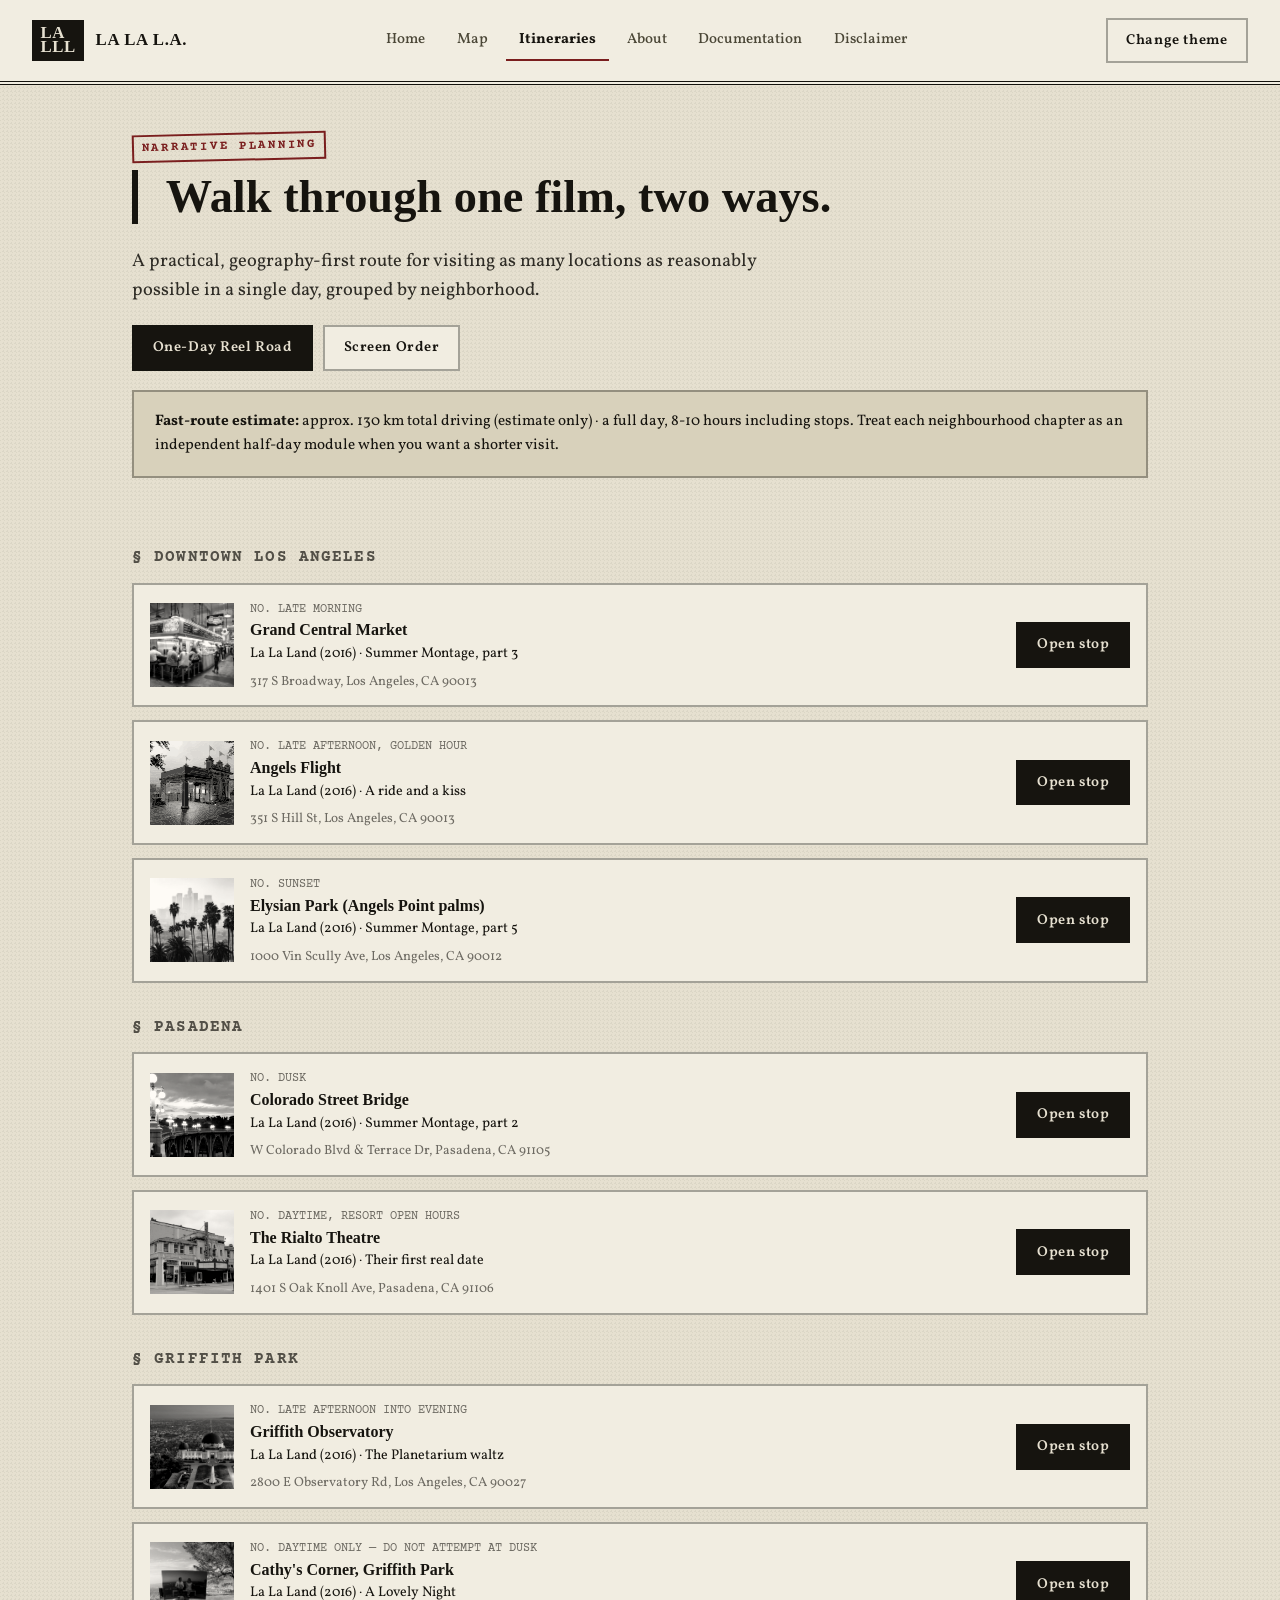
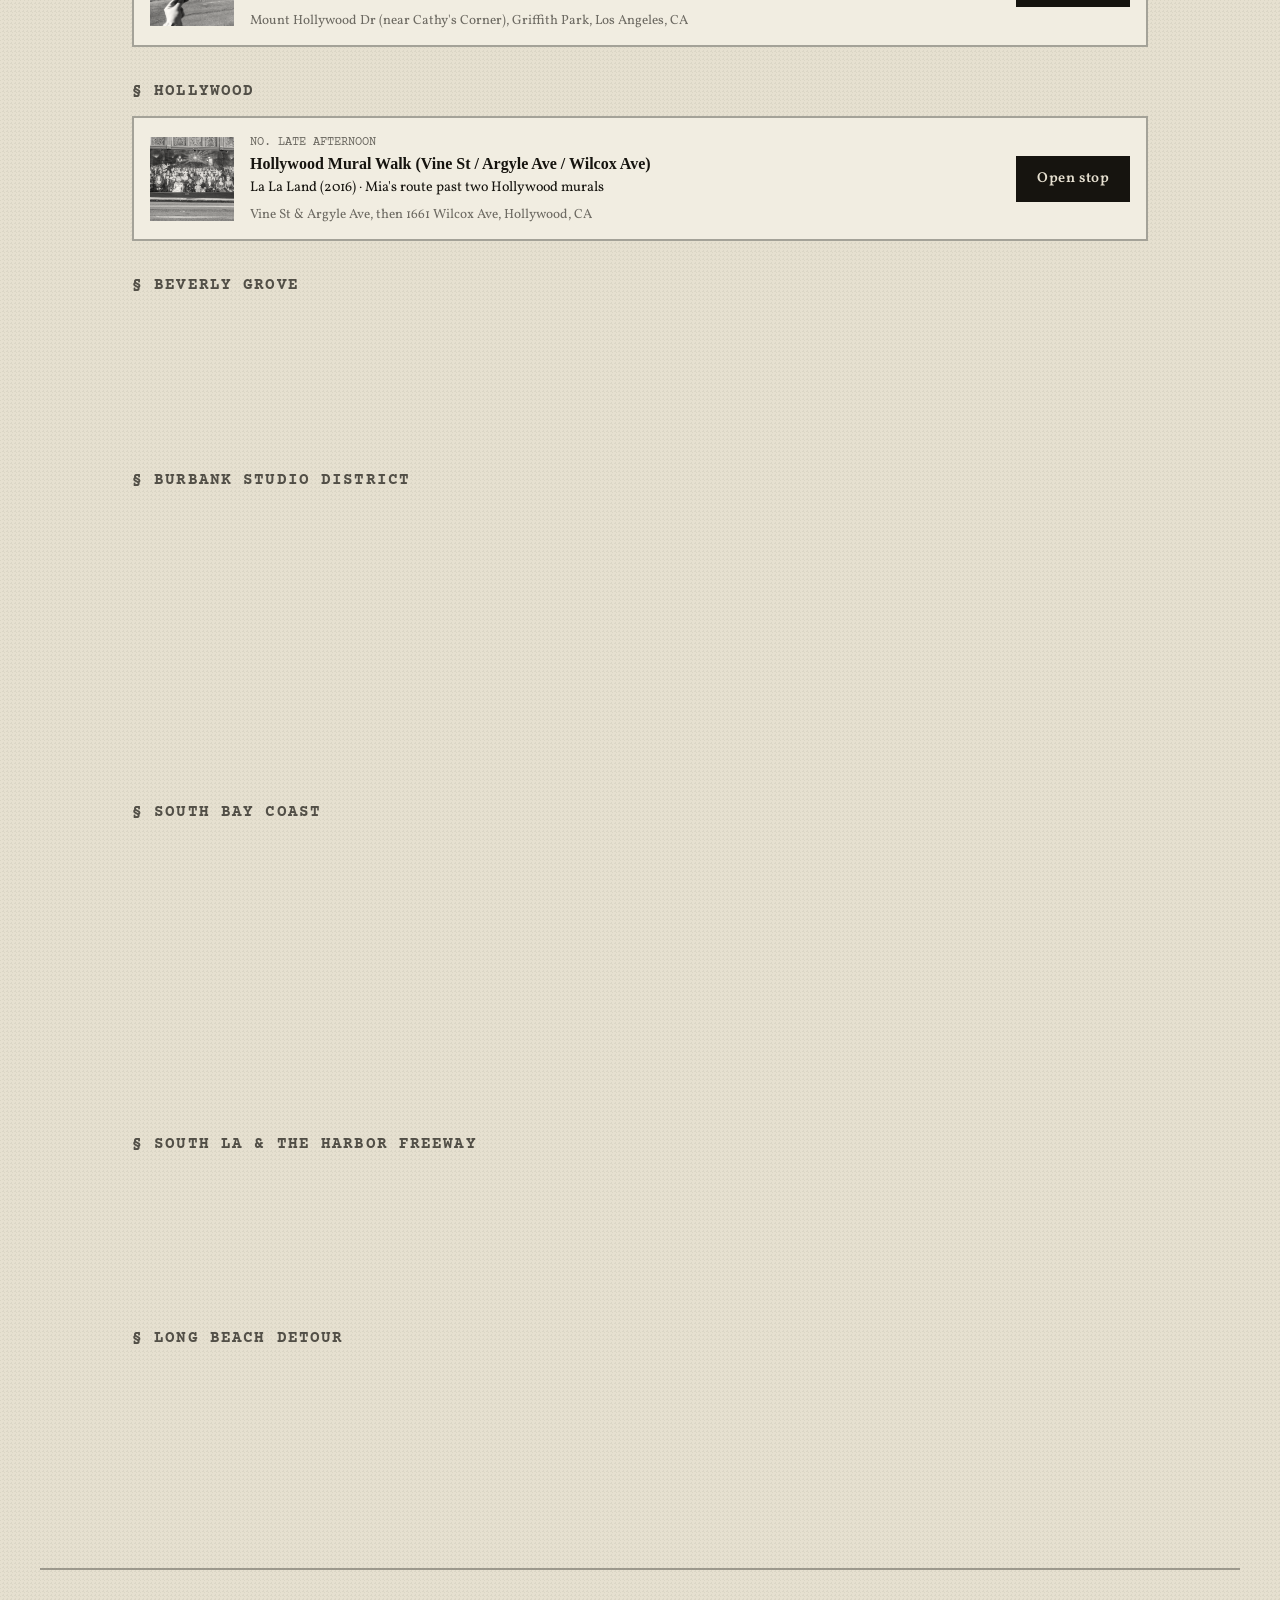
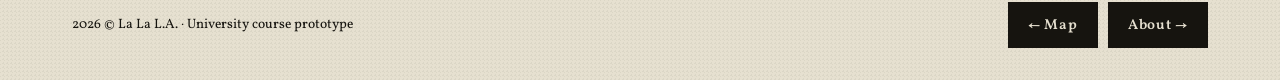
<file: itinerary.html>
<!doctype html>
<html lang="en">

<head>
    <title>Itineraries · La La L.A.</title>
    <meta charset="utf-8">
    <meta name="viewport" content="width=device-width,initial-scale=1">
    <meta name="description" content="La La L.A. — a location tour of Damien Chazelle's La La Land (2016), built as a Live Museum of Movie Locations.">
    <link rel="stylesheet" href="assets/css/base.css">
    <link rel="stylesheet" href="assets/css/themes/noir.css">
    <link rel="stylesheet" href="assets/css/themes/technicolor.css">
    <script>document.documentElement.classList.add('js'); document.documentElement.dataset.theme = localStorage.getItem('lmml-theme') || 'noir';</script>
</head>

<body><a class="skip-link" href="#main">Skip to content</a>
    <header class="site-header"><a class="brand" href="index.html"><span class="brand-mark">LA<br>LLL</span><span>LA LA L.A.</span></a>
        <nav class="main-nav" aria-label="Main navigation"><a href="index.html">Home</a><a href="map.html">Map</a><a
                href="itinerary.html" aria-current="page">Itineraries</a><a href="about.html">About</a><a
                href="documentation.html">Documentation</a><a href="disclaimer.html">Disclaimer</a></nav>
        <div class="header-tools"><button class="tool-button" data-theme-toggle aria-expanded="false">Change
                theme</button></div>
    </header>
    <aside class="theme-drawer" aria-label="Theme selector">
    <p class="eyebrow">Two deliberate visual systems</p>
    <div class="theme-grid">
      <button class="theme-choice" data-set-theme="noir"><strong>Noir Case File</strong><span>1940s police dossier</span></button>
      <button class="theme-choice" data-set-theme="technicolor"><strong>Technicolor Musical</strong><span>La La Land sunset palette</span></button>
    </div>
    <p class="small">The selected theme is saved across pages.</p>
  </aside>
    <main id="main">
        <div class="page">
            <p class="eyebrow">Narrative planning</p>
            <h1 class="page-title">Walk through one film, two ways.</h1>
            <p class="lede" id="narrativeDescription"></p>
            <div class="route-controls" id="narrativeControls"></div>
            <div class="notice" id="routeNotice"></div>
            <section class="section">
                <div id="itineraryList" class="itinerary-list"></div>
            </section>
        </div>
    </main>
    <footer class="site-footer"><span>2026 © La La L.A. · University course prototype</span>
        <div class="page-step"><a class="button" href="map.html">← Map</a><a class="button" href="about.html">About
                →</a></div>
    </footer>
    <script src="assets/js/app.js"></script>
    <script src="data/locations.js"></script>
    <script>
        (function () {
            const D = window.LMML_DATA, L = D.locations;
            let key = new URLSearchParams(location.search).get('narrative') || 'route';
            if (!D.narratives[key]) key = 'route';
            const controls = document.getElementById('narrativeControls'),
                  list = document.getElementById('itineraryList'),
                  desc = document.getElementById('narrativeDescription'),
                  notice = document.getElementById('routeNotice');

            function chapter(l, k) {
                if (k === 'route') return l.routeChapter;
                if (k === 'songs') return l.song;
                return null;
            }

            function render() {
                controls.innerHTML = '';
                Object.entries(D.narratives).forEach(([k, n]) => {
                    const b = document.createElement('button');
                    b.className = 'button route-button' + (k === key ? ' active' : '');
                    b.textContent = n.title;
                    b.onclick = () => { key = k; history.replaceState(null, '', `?narrative=${k}`); render(); };
                    controls.appendChild(b);
                });
                const n = D.narratives[key];
                desc.textContent = n.description;
                notice.innerHTML = key === 'route'
                    ? `<strong>Fast-route estimate:</strong> ${D.project.routeDistanceKm} · ${D.project.routeDuration}. Treat each neighbourhood chapter as an independent half-day module when you want a shorter visit.`
                    : `<strong>Navigation note:</strong> this narrative is curatorial rather than geographically optimised. The location viewer still provides exact coordinates and map links.`;
                list.innerHTML = '';
                let last = '';
                n.order.forEach((id, i) => {
                    const l = L.find(x => x.id === id), ch = chapter(l, key);
                    if (ch && ch !== last) {
                        const h = document.createElement('h2');
                        h.className = 'chapter-label';
                        h.textContent = ch;
                        list.appendChild(h);
                        last = ch;
                    }
                    const a = document.createElement('article');
                    a.className = 'itinerary-stop';
                    a.innerHTML = `<img src="${l.image}" alt=""><div><span class="stop-time">${key === 'route' ? l.bestTime : `Stop ${i + 1}`}</span><h3>${l.title}</h3><p>${l.anchorWork} (${l.year}) · ${l.short}</p><small>${l.address}</small></div><a class="button" href="location.html?id=${l.id}&narrative=${key}">Open stop</a>`;
                    list.appendChild(a);
                });
                if (window.LMML) window.LMML.reveal(document);
            }
            render();
        })();
    </script>
</body>

</html>
</file>
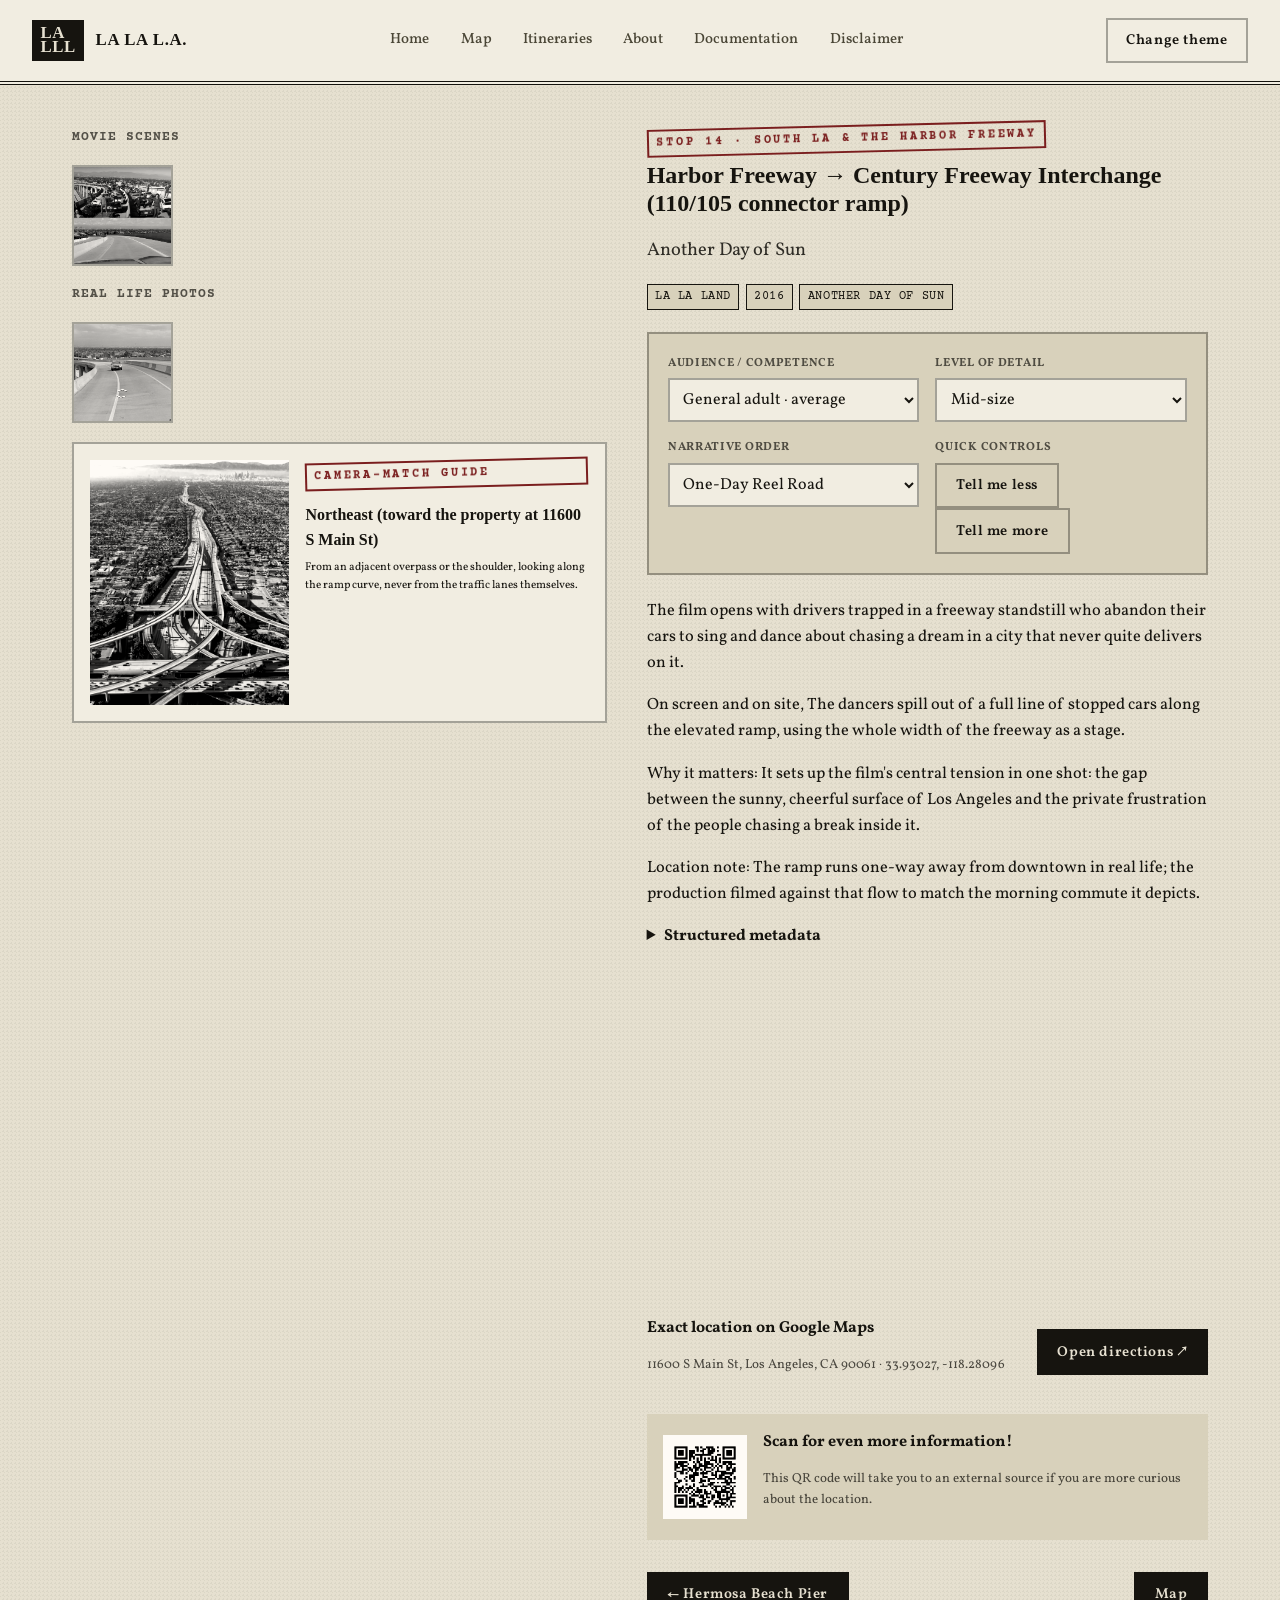
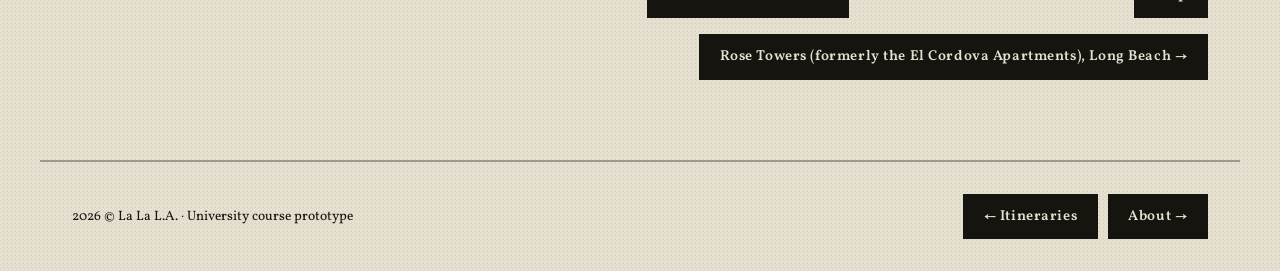
<file: location.html>
<!doctype html>
<html lang="en">

<head>
  <title>Location · La La L.A.</title>
  <meta charset="utf-8">
  <meta name="viewport" content="width=device-width,initial-scale=1">
  <meta name="description" content="Explore a La La Land filming location, its camera angle, metadata and Google Map.">
  <link rel="stylesheet" href="assets/css/base.css">
  <link rel="stylesheet" href="assets/css/themes/noir.css">
  <link rel="stylesheet" href="assets/css/themes/technicolor.css">
  <script>document.documentElement.classList.add('js'); document.documentElement.dataset.theme = localStorage.getItem('lmml-theme') || 'noir';</script>
</head>

<body>
  <a class="skip-link" href="#main">Skip to content</a>
  <header class="site-header">
    <a class="brand" href="index.html"><span class="brand-mark">LA<br>LLL</span><span>LA LA L.A.</span></a>
    <nav class="main-nav" aria-label="Main navigation">
      <a href="index.html">Home</a><a href="map.html">Map</a><a href="itinerary.html">Itineraries</a><a
        href="about.html">About</a><a href="documentation.html">Documentation</a><a
        href="disclaimer.html">Disclaimer</a>
    </nav>
    <div class="header-tools"><button class="tool-button" data-theme-toggle aria-expanded="false">Change theme</button>
    </div>
  </header>

  <aside class="theme-drawer" aria-label="Theme selector">
    <p class="eyebrow">Two deliberate visual systems</p>
    <div class="theme-grid">
      <button class="theme-choice" data-set-theme="noir"><strong>Noir Case File</strong><span>1940s police
          dossier</span></button>
      <button class="theme-choice" data-set-theme="technicolor"><strong>Technicolor Musical</strong><span>La La Land sunset palette</span></button>
    </div>
    <p class="small">The selected theme is saved across pages.</p>
  </aside>

  <main id="main">
    <div class="viewer-page">
      <div class="viewer-grid">
        <section class="viewer-media" aria-label="Photo gallery and camera-match guide">
          <div class="photo-gallery" id="photoGallery">
            <!-- Two sections will be rendered here: Movie Scenes and Real Life Photos -->
          </div>

          <aside class="shot-guide-card">
            <div class="shot-guide-image"><img id="locationImage" alt=""></div>
            <div class="shot-guide-copy">
              <p class="eyebrow">Camera-match guide</p>
              <strong id="shotFacing"></strong>
              <small id="viewpoint"></small>
            </div>
          </aside>
        </section>

        <article class="viewer-content">
          <p class="eyebrow" id="locEyebrow"></p>
          <h1 id="locationTitle"></h1>
          <p class="lede" id="locationShort"></p>
          <div class="tag-row" id="workTags"></div>

          <div class="controls" aria-label="Reading controls">
            <div class="control-group"><label for="audience">Audience / competence</label><select id="audience">
                <option value="young">Young · introductory</option>
                <option value="general" selected>General adult · average</option>
                <option value="scholar">Scholar · advanced</option>
              </select></div>
            <div class="control-group"><label for="length">Level of detail</label><select id="length">
                <option value="brief">Very brief</option>
                <option value="medium" selected>Mid-size</option>
                <option value="long">Long</option>
              </select></div>
            <div class="control-group"><label for="narrative">Narrative order</label><select id="narrative">
                <option value="route">One-Day Reel Road</option>
                <option value="screen">Screen Order</option>
              </select></div>
            <div class="control-group"><label>Quick controls</label>
              <div><button class="tool-button" id="less">Tell me less</button> <button class="tool-button"
                  id="more">Tell me more</button></div>
            </div>
          </div>

          <section class="text-panel" id="description"></section>

          <details>
            <summary><strong>Structured metadata</strong></summary>
            <table class="metadata" id="metadata"></table>
          </details>

          <section class="location-map-card" aria-label="Google Map for this filming location">
            <iframe id="locationGoogleMap" title="Google Map showing this filming location" loading="lazy"
              referrerpolicy="no-referrer-when-downgrade" allowfullscreen></iframe>
            <div class="location-map-caption">
              <div><strong>Exact location on Google Maps</strong>
                <p class="small" id="googleMapCaption"></p>
              </div>
              <a class="button" id="googleMapsLink" target="_blank" rel="noopener">Open directions ↗</a>
            </div>
          </section>

          <div class="qr-block">
            <img id="qr" alt="QR code for this location">
            <div><strong>Scan for even more information!</strong>
              <p class="small">This QR code will take you to an external source if you are more curious about the location.</p>
            </div>
          </div>

          <div class="location-nav">
            <a class="button" id="prevLoc">← Previous</a>
            <a class="button" href="map.html">Map</a>
            <a class="button next" id="nextLoc">Next →</a>
          </div>
        </article>
      </div>
    </div>
  </main>

  <div class="lightbox" id="lightbox" hidden>
    <button class="button lightbox-close" id="lightboxClose">Close ✕</button>
    <div class="lightbox-frame">
      <img id="lightboxImg" alt="">
      <div class="lightbox-caption">
        <span id="lightboxCaption"></span>
        <div class="lightbox-nav">
          <button class="button" id="lightboxPrev">← Prev</button>
          <button class="button" id="lightboxNext">Next →</button>
        </div>
      </div>
    </div>
  </div>

  <footer class="site-footer">
    <span>2026 © La La L.A. · University course prototype</span>
    <div class="page-step"><a class="button" href="itinerary.html">← Itineraries</a><a class="button"
        href="about.html">About →</a></div>
  </footer>

  <script src="assets/js/app.js"></script>
  <script src="data/locations.js"></script>
  <script>
    (function () {
      const D = window.LMML_DATA;
      const L = D.locations;
      const params = new URLSearchParams(location.search);
      let id = params.get('id') || L[0].id;
      let loc = L.find(x => x.id === id) || L[0];
      const $ = selector => document.querySelector(selector);
      const aud = $('#audience'),
        len = $('#length'),
        nar = $('#narrative');
      nar.value = params.get('narrative') || 'route';
      let lightboxImages = [];
      let lightboxIndex = 0;

      function esc(value) {
        return String(value).replace(/[&<>"']/g, char => ({
          '&': '&amp;',
          '<': '&lt;',
          '>': '&gt;',
          '"': '&quot;',
          "'": '&#39;'
        } [char]));
      }

      function googleSearchUrl(item) {
        return `https://www.google.com/maps/search/?api=1&query=${encodeURIComponent(`${item.lat},${item.lng}`)}`;
      }

      function googleDirectionsUrl(item) {
        return `https://www.google.com/maps/dir/?api=1&destination=${encodeURIComponent(`${item.lat},${item.lng}`)}&travelmode=driving`;
      }

      function googleEmbedUrl(item) {
        return `https://www.google.com/maps?q=${encodeURIComponent(`${item.lat},${item.lng}`)}&z=16&output=embed`;
      }

      function buildText(item, audience, length) {
        let intro, scene, meaning, context, trivia, visit;
        if (audience === 'young') {
          intro = `Imagine standing here with a camera and discovering that a place from ${item.anchorWork} is still part of everyday Los Angeles. ${item.summary}`;
          scene = `Look for this: ${item.scene}`;
          meaning = `The important idea is that filmmakers can make one real place feel like part of a completely different story. ${item.significance}`;
          context = `Behind the scene: ${item.context}`;
          trivia = `A detail to remember: ${item.trivia}`;
          visit = `Try the shot safely: ${item.shotInstruction}`;
        } else if (audience === 'scholar') {
          intro = `This location is catalogued as a real-world filming place used in ${item.anchorWork} (${item.year}), directed by ${item.director}. ${item.summary}`;
          scene = `Spatial and cinematographic reading: ${item.scene}`;
          meaning = `Interpretive significance: ${item.significance}`;
          context = `Production context: ${item.context}`;
          trivia = `Supplementary evidence: ${item.trivia}`;
          visit = `Field-recording protocol: ${item.shotInstruction}`;
        } else {
          intro = item.summary;
          scene = `On screen and on site, ${item.scene}`;
          meaning = `Why it matters: ${item.significance}`;
          context = `Production context: ${item.context}`;
          trivia = `Location note: ${item.trivia}`;
          visit = `Camera guide: ${item.shotInstruction}`;
        }
        const paragraphs = length === 'brief' ? [intro, scene] : length === 'medium' ? [intro, scene, meaning, trivia] : [intro, context, scene, meaning, trivia, visit];
        return paragraphs.map(text => `<p>${esc(text)}</p>`).join('');
      }

      function row(key, value) {
        return `<tr><th>${esc(key)}</th><td>${value}</td></tr>`;
      }

      // --- FIXED: renderGallery (no duplicate, main image first) ---
      function renderGallery() {
        // Start with the main shot-guide image as the first lightbox item
        const mainImg = document.getElementById('locationImage');
        const mainSrc = mainImg ? mainImg.src : loc.image;
        lightboxImages = [{
          src: mainSrc,
          caption: 'Camera-match guide for ' + loc.title
        }];

        const movieStills = loc.movieStills || [];
        const realPhotos = loc.realPhotos || [];
        const container = $('#photoGallery');
        container.innerHTML = '';

        function renderSection(title, items, type) {
          if (!items.length) {
            return `<div class="gallery-empty"><strong>No ${title.toLowerCase()} yet</strong><span>Add images to the <code>${type}</code> array in <code>data/locations.json</code>.</span></div>`;
          }
          let html = `<h3 class="gallery-section-title">${title}</h3><div class="gallery-grid">`;
          items.forEach((item, idx) => {
            const globalIndex = lightboxImages.length; // This gives 1, 2, 3...
            lightboxImages.push({
              src: item.src,
              caption: item.caption || `${title} – ${loc.title}`
            });
            html += `<button class="gallery-item" type="button" data-index="${globalIndex}" aria-label="Open photo ${idx + 1} of ${items.length} (${title})">
                        <img src="${esc(item.src)}" alt="${esc(item.caption || loc.title)}" loading="lazy">
                        <figcaption>${esc(item.caption || '')}</figcaption>
                      </button>`;
          });
          html += `</div>`;
          return html;
        }

        const movieHTML = renderSection('Movie Scenes', movieStills, 'movieStills');
        const realHTML = renderSection('Real Life Photos', realPhotos, 'realPhotos');
        container.innerHTML = movieHTML + realHTML;

        // Attach click events to thumbnails
        container.querySelectorAll('.gallery-item').forEach(btn => {
          btn.addEventListener('click', () => {
            const idx = Number(btn.dataset.index);
            if (!isNaN(idx) && idx >= 0 && idx < lightboxImages.length) {
              openLightbox(idx);
            }
          });
        });
      }

      function openLightbox(index) {
        if (!lightboxImages.length) return;
        lightboxIndex = (index + lightboxImages.length) % lightboxImages.length;
        const item = lightboxImages[lightboxIndex];
        $('#lightboxImg').src = item.src;
        $('#lightboxImg').alt = item.caption || loc.title;
        $('#lightboxCaption').textContent = item.caption || '';
        $('#lightbox').hidden = false;
      }

      $('#lightboxClose').onclick = () => {
        $('#lightbox').hidden = true;
      };
      $('#lightboxPrev').onclick = () => openLightbox(lightboxIndex - 1);
      $('#lightboxNext').onclick = () => openLightbox(lightboxIndex + 1);
      $('#lightbox').addEventListener('click', (e) => {
        if (e.target.id === 'lightbox') $('#lightbox').hidden = true;
      });
      document.addEventListener('keydown', (e) => {
        if ($('#lightbox').hidden) return;
        if (e.key === 'Escape') $('#lightbox').hidden = true;
        if (e.key === 'ArrowRight') openLightbox(lightboxIndex + 1);
        if (e.key === 'ArrowLeft') openLightbox(lightboxIndex - 1);
      });

      function render() {
        document.title = `${loc.title} · La La L.A.`;

        const img = $('#locationImage');
        img.src = loc.image;
        img.alt = `Original camera-match guide for ${loc.title}`;
        img.style.cursor = 'pointer';
        img.onclick = () => openLightbox(0);

        $('#shotFacing').textContent = loc.shotFacing;
        $('#viewpoint').textContent = loc.viewpoint;

        renderGallery();

        $('#locEyebrow').textContent = `Stop ${String(loc.routeOrder).padStart(2, '0')} · ${loc.routeChapter}`;
        $('#locationTitle').textContent = loc.title;
        $('#locationShort').textContent = loc.short;
        $('#workTags').innerHTML = [loc.anchorWork, loc.year, loc.song].map(x => `<span class="tag">${esc(x)}</span>`).join('');
        $('#description').innerHTML = buildText(loc, aud.value, len.value);
        $('#qr').src = loc.qr;

        const googleUrl = googleSearchUrl(loc);
        $('#metadata').innerHTML =
          row('Address', esc(loc.address)) +
          row('Coordinates', `${loc.lat.toFixed(5)}, ${loc.lng.toFixed(5)} · <a href="${googleUrl}" target="_blank" rel="noopener">Google Maps</a> <span class="small">(approximate)</span>`) +
          row('Anchor work', `${esc(loc.anchorWork)} (${loc.year})`) +
          row('Director', esc(loc.director)) +
          row('Media type', esc(loc.mediaType)) +
          row('Musical number / scene', esc(loc.song)) +
          row('Screen time', esc(loc.screenTime)) +
          row('Other screen appearances', (loc.films && loc.films.length ? loc.films.map(esc).join('<br>') : '—')) +
          row('Camera orientation', esc(loc.shotFacing)) +
          row('Exact viewpoint', esc(loc.viewpoint)) +
          row('Suggested visit', `${esc(loc.bestTime)} · ${loc.visitMinutes} min`) +
          row('Access note', esc(loc.accessibility)) +
          row('Sources', loc.sources.map(url => `<a href="${url}" target="_blank" rel="noopener">${esc(new URL(url).hostname)}</a>`).join('<br>'));

        $('#locationGoogleMap').src = googleEmbedUrl(loc);
        $('#googleMapsLink').href = googleDirectionsUrl(loc);
        $('#googleMapCaption').textContent = `${loc.address} · ${loc.lat.toFixed(5)}, ${loc.lng.toFixed(5)}`;

        const order = D.narratives[nar.value].order;
        const index = order.indexOf(loc.id);
        const previous = L.find(x => x.id === order[(index - 1 + order.length) % order.length]);
        const next = L.find(x => x.id === order[(index + 1) % order.length]);
        $('#prevLoc').href = `location.html?id=${previous.id}&narrative=${nar.value}`;
        $('#prevLoc').textContent = `← ${previous.title}`;
        $('#nextLoc').href = `location.html?id=${next.id}&narrative=${nar.value}`;
        $('#nextLoc').textContent = `${next.title} →`;
      }

      [aud, len, nar].forEach(control => control.addEventListener('change', () => {
        if (control === nar) history.replaceState(null, '', `?id=${loc.id}&narrative=${nar.value}`);
        render();
      }));
      $('#less').onclick = () => {
        len.value = len.value === 'long' ? 'medium' : 'brief';
        render();
      };
      $('#more').onclick = () => {
        len.value = len.value === 'brief' ? 'medium' : 'long';
        render();
      };
      render();
    })();
  </script>
</body>

</html>
</file>
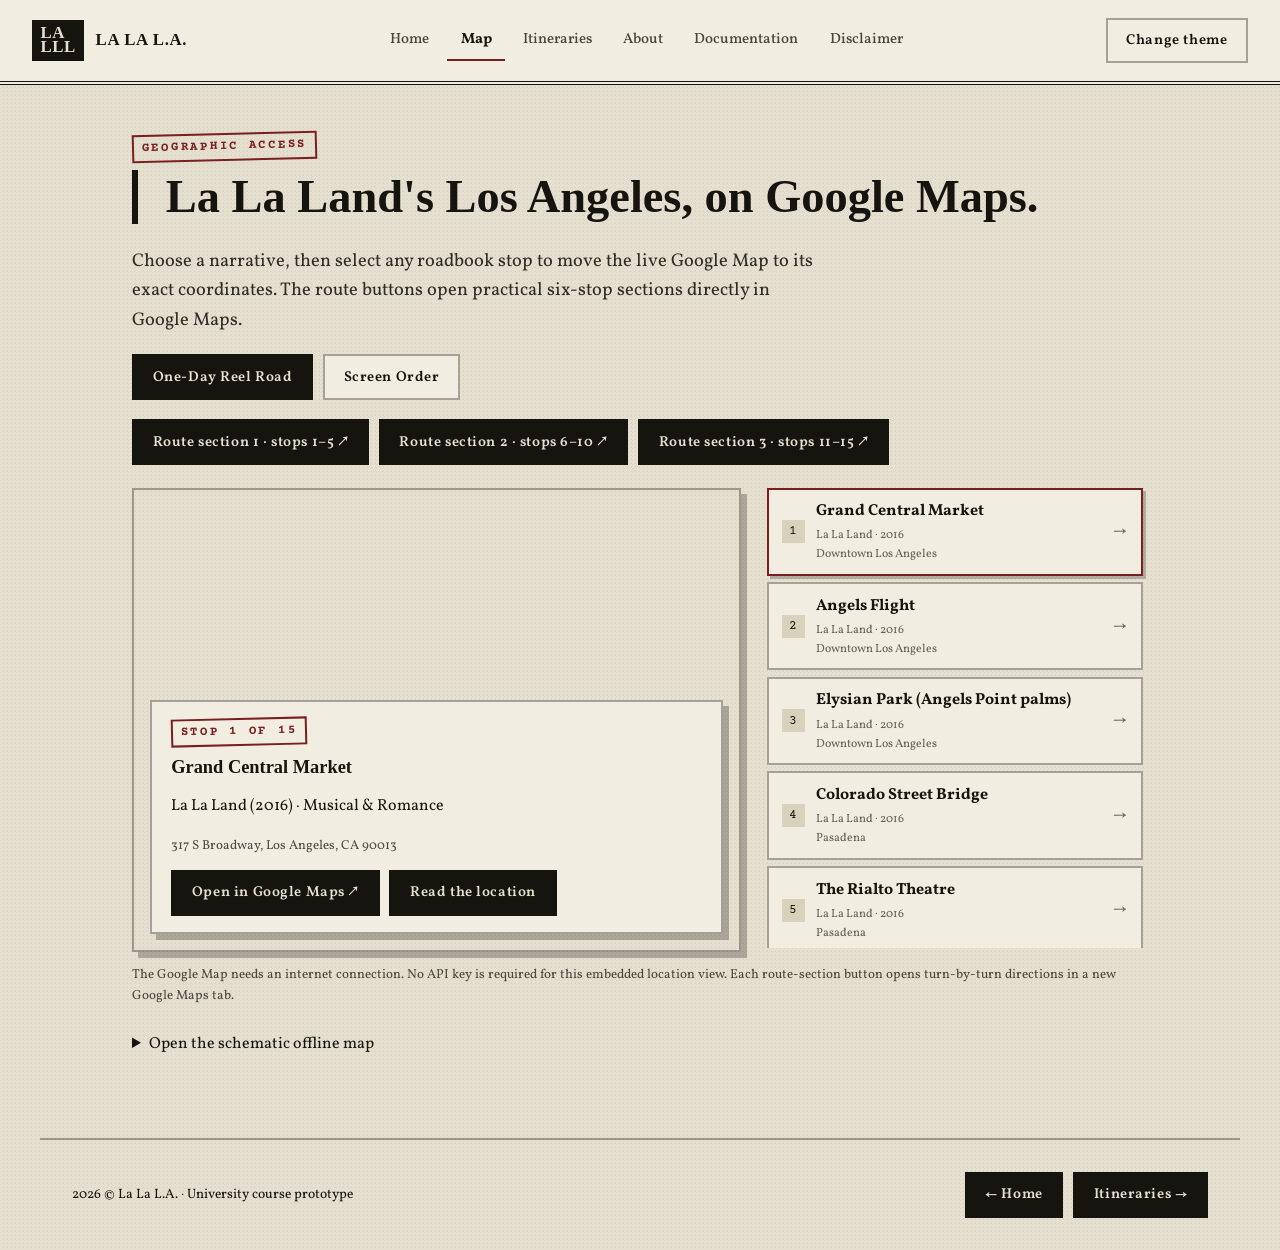
<file: map.html>
<!doctype html>
<html lang="en">

<head>
  <title>Map · La La L.A.</title>
  <meta charset="utf-8">
  <meta name="viewport" content="width=device-width,initial-scale=1">
  <meta name="description"
    content="Explore fourteen La La Land filming locations with an interactive Google Map and three narratives.">
  <link rel="stylesheet" href="assets/css/base.css">
  <link rel="stylesheet" href="assets/css/themes/noir.css">
  <link rel="stylesheet" href="assets/css/themes/technicolor.css">
  <script>document.documentElement.classList.add('js'); document.documentElement.dataset.theme = localStorage.getItem('lmml-theme') || 'noir';</script>
</head>

<body>
  <a class="skip-link" href="#main">Skip to content</a>
  <header class="site-header">
    <a class="brand" href="index.html"><span class="brand-mark">LA<br>LLL</span><span>LA LA L.A.</span></a>
    <nav class="main-nav" aria-label="Main navigation">
      <a href="index.html">Home</a><a href="map.html" aria-current="page">Map</a><a
        href="itinerary.html">Itineraries</a><a href="about.html">About</a><a
        href="documentation.html">Documentation</a><a href="disclaimer.html">Disclaimer</a>
    </nav>
    <div class="header-tools"><button class="tool-button" data-theme-toggle aria-expanded="false">Change theme</button>
    </div>
  </header>

  <aside class="theme-drawer" aria-label="Theme selector">
    <p class="eyebrow">Two deliberate visual systems</p>
    <div class="theme-grid">
      <button class="theme-choice" data-set-theme="noir"><strong>Noir Case File</strong><span>1940s police
          dossier</span></button>
      <button class="theme-choice" data-set-theme="technicolor"><strong>Technicolor Musical</strong><span>La La Land sunset palette</span></button>
    </div>
    <p class="small">The selected theme is saved across pages.</p>
  </aside>

  <main id="main">
    <div class="page">
      <p class="eyebrow">Geographic access</p>
      <h1 class="page-title">La La Land's Los Angeles, on Google Maps.</h1>
      <p class="lede">Choose a narrative, then select any roadbook stop to move the live Google Map to its exact
        coordinates. The route buttons open practical six-stop sections directly in Google Maps.</p>

      <div class="route-controls" id="mapNarratives" aria-label="Choose a narrative"></div>
      <div class="map-segment-links" id="mapSegmentLinks" aria-label="Open route sections in Google Maps"></div>

      <section class="google-map-shell" aria-label="Interactive Google Map and location roadbook">
        <div class="google-map-panel">
          <iframe id="googleMapFrame" class="google-map-frame"
            title="Google Map showing the selected Los Angeles filming location" loading="eager"
            referrerpolicy="no-referrer-when-downgrade" allowfullscreen>
          </iframe>
          <div class="google-map-card" id="mapLocationInfo" aria-live="polite">
            <p class="eyebrow" id="mapStopNumber"></p>
            <h2 id="mapLocationTitle">Loading map…</h2>
            <p id="mapLocationMeta"></p>
            <p class="small" id="mapLocationAddress"></p>
            <div class="google-map-actions">
              <a class="button" id="openGoogleMap" target="_blank" rel="noopener">Open in Google Maps ↗</a>
              <a class="button" id="openLocationPage">Read the location</a>
            </div>
          </div>
        </div>
        <aside class="google-roadbook" id="roadbook" aria-label="Location roadbook"></aside>
      </section>

      <p class="small">The Google Map needs an internet connection. No API key is required for this embedded location
        view. Each route-section button opens turn-by-turn directions in a new Google Maps tab.</p>

      <details class="offline-map">
        <summary>Open the schematic offline map</summary>
        <p class="small">This simplified map remains available when Google Maps cannot load and shows the geographic
          spread of all fourteen stops.</p>
        <section class="map-panel">
          <svg id="routeMap" class="route-map" viewBox="0 0 1000 650" role="img"
            aria-label="Schematic geographic map of the fourteen La La Land filming locations"></svg>
        </section>
      </details>
    </div>
  </main>

  <footer class="site-footer">
    <span>2026 © La La L.A. · University course prototype</span>
    <div class="page-step"><a class="button" href="index.html">← Home</a><a class="button"
        href="itinerary.html">Itineraries →</a></div>
  </footer>

  <script src="assets/js/app.js"></script>
  <script src="data/locations.js"></script>
  <script>
    (function () {
      const D = window.LMML_DATA;
      const L = D.locations;
      const params = new URLSearchParams(location.search);
      const controls = document.getElementById('mapNarratives');
      const segmentLinks = document.getElementById('mapSegmentLinks');
      const frame = document.getElementById('googleMapFrame');
      const book = document.getElementById('roadbook');
      const svg = document.getElementById('routeMap');
      const NS = 'http://www.w3.org/2000/svg';
      let current = D.narratives[params.get('narrative')] ? params.get('narrative') : 'route';
      let selected = L.find(item => item.id === params.get('location')) || L.find(item => item.id === D.narratives[current].order[0]);

      function googleSearchUrl(item) {
        return `https://www.google.com/maps/search/?api=1&query=${encodeURIComponent(`${item.lat},${item.lng}`)}`;
      }

      function googleEmbedUrl(item) {
        return `https://www.google.com/maps?q=${encodeURIComponent(`${item.lat},${item.lng}`)}&z=16&output=embed`;
      }

      function googleDirectionsUrl(items) {
        const first = items[0], last = items[items.length - 1], middle = items.slice(1, -1);
        const url = new URL('https://www.google.com/maps/dir/');
        url.searchParams.set('api', '1');
        url.searchParams.set('origin', `${first.lat},${first.lng}`);
        url.searchParams.set('destination', `${last.lat},${last.lng}`);
        url.searchParams.set('travelmode', 'driving');
        if (middle.length) url.searchParams.set('waypoints', middle.map(item => `${item.lat},${item.lng}`).join('|'));
        return url.toString();
      }

      function updateAddressBar() {
        const query = new URLSearchParams({ narrative: current, location: selected.id });
        history.replaceState(null, '', `?${query}`);
      }

      function selectLocation(item, updateUrl = true) {
        selected = item;
        frame.src = googleEmbedUrl(item);
        document.getElementById('mapStopNumber').textContent = `Stop ${D.narratives[current].order.indexOf(item.id) + 1} of ${L.length}`;
        document.getElementById('mapLocationTitle').textContent = item.title;
        document.getElementById('mapLocationMeta').textContent = `${item.anchorWork} (${item.year}) · ${item.primaryGenre}`;
        document.getElementById('mapLocationAddress').textContent = item.address;
        document.getElementById('openGoogleMap').href = googleSearchUrl(item);
        document.getElementById('openLocationPage').href = `location.html?id=${item.id}&narrative=${current}`;
        book.querySelectorAll('.roadbook-item').forEach(row => row.classList.toggle('is-selected', row.dataset.id === item.id));
        if (updateUrl) updateAddressBar();
        if (window.LMML) window.LMML.dissolve(document.getElementById('mapLocationInfo'));
      }

      function renderControls() {
        controls.innerHTML = '';
        Object.entries(D.narratives).forEach(([key, narrative]) => {
          const button = document.createElement('button');
          button.className = 'button route-button' + (key === current ? ' active' : '');
          button.textContent = narrative.title;
          button.addEventListener('click', () => {
            current = key;
            if (!D.narratives[current].order.includes(selected.id)) selected = L.find(item => item.id === D.narratives[current].order[0]);
            render();
            updateAddressBar();
          });
          controls.appendChild(button);
        });
      }

      function renderSegments(order) {
        segmentLinks.innerHTML = '';
        const groups = [order.slice(0, 5), order.slice(5, 10), order.slice(10, 15)];
        groups.forEach((ids, index) => {
          const items = ids.map(id => L.find(item => item.id === id));
          const link = document.createElement('a');
          link.className = 'button';
          link.target = '_blank';
          link.rel = 'noopener';
          link.href = googleDirectionsUrl(items);
          link.textContent = `Route section ${index + 1} · stops ${index * 5 + 1}–${index * 5 + items.length} ↗`;
          segmentLinks.appendChild(link);
        });
      }

      function renderRoadbook(order) {
        book.innerHTML = '';
        order.forEach((id, index) => {
          const item = L.find(location => location.id === id);
          const row = document.createElement('article');
          row.className = 'roadbook-item' + (item.id === selected.id ? ' is-selected' : '');
          row.dataset.id = item.id;

          const choose = document.createElement('button');
          choose.className = 'roadbook-select';
          choose.type = 'button';
          choose.setAttribute('aria-label', `Show ${item.title} on Google Maps`);
          choose.innerHTML = `<span class="roadbook-num">${index + 1}</span><span><strong>${item.title}</strong><small>${item.anchorWork} · ${item.year}<br>${item.routeChapter}</small></span>`;
          choose.addEventListener('click', () => selectLocation(item));

          const open = document.createElement('a');
          open.className = 'roadbook-open';
          open.href = `location.html?id=${item.id}&narrative=${current}`;
          open.setAttribute('aria-label', `Read about ${item.title}`);
          open.textContent = '→';

          row.append(choose, open);
          book.appendChild(row);
        });
      }

      function createSvgElement(name, attrs = {}) {
        const element = document.createElementNS(NS, name);
        Object.entries(attrs).forEach(([key, value]) => element.setAttribute(key, value));
        return element;
      }

      function renderSchematic() {
        const minLng = Math.min(...L.map(x => x.lng)), maxLng = Math.max(...L.map(x => x.lng));
        const minLat = Math.min(...L.map(x => x.lat)), maxLat = Math.max(...L.map(x => x.lat));
        const point = item => ({ x: 70 + (item.lng - minLng) / (maxLng - minLng) * 860, y: 580 - (item.lat - minLat) / (maxLat - minLat) * 500 });
        const order = D.narratives[current].order.map(id => L.find(item => item.id === id));
        svg.innerHTML = '';
        svg.appendChild(createSvgElement('rect', { x: 0, y: 0, width: 1000, height: 650, rx: 24, fill: 'var(--surface-2)' }));
        for (let i = 0; i < 8; i++)svg.appendChild(createSvgElement('path', { d: `M${70 + i * 115} 60 Q ${160 + i * 100} 300 ${40 + i * 120} 600`, fill: 'none', stroke: 'var(--line)', 'stroke-opacity': '.09', 'stroke-width': '18' }));
        const path = order.map((item, index) => `${index ? 'L' : 'M'} ${point(item).x} ${point(item).y}`).join(' ');
        svg.appendChild(createSvgElement('path', { d: path, fill: 'none', stroke: 'var(--accent)', 'stroke-width': '6', 'stroke-linecap': 'round', 'stroke-linejoin': 'round', 'stroke-opacity': '.8' }));
        order.forEach((item, index) => {
          const p = point(item);
          const group = createSvgElement('a', { href: `location.html?id=${item.id}&narrative=${current}` });
          group.appendChild(createSvgElement('circle', { cx: p.x, cy: p.y, r: 18, fill: 'var(--surface)', stroke: 'var(--accent)', 'stroke-width': '5' }));
          const number = createSvgElement('text', { x: p.x, y: p.y + 5, 'text-anchor': 'middle', fill: 'var(--ink)', 'font-size': '13', 'font-weight': '900' });
          number.textContent = index + 1;
          group.appendChild(number);
          const title = createSvgElement('title');
          title.textContent = `${index + 1}. ${item.title} — ${item.anchorWork}`;
          group.appendChild(title);
          svg.appendChild(group);
        });
      }

      function render() {
        renderControls();
        const order = D.narratives[current].order;
        renderSegments(order);
        renderRoadbook(order);
        renderSchematic();
        selectLocation(selected, false);
        if (window.LMML) window.LMML.reveal(document);
      }

      render();
    })();
  </script>
</body>

</html>
</file>
<file: assets/css/base.css>
/* ==========================================================================
   La La L.A. — base.css
   Structural layer only. Every color, radius, shadow and font is a variable
   so themes/noir.css and themes/technicolor.css can redefine the entire
   shape language without touching markup or layout logic.
   ========================================================================== */

@import url('https://fonts.googleapis.com/css2?family=Old+Standard+TT:ital,wght@0,400;0,700;1,400&family=Vollkorn:ital,wght@0,400;0,500;0,600;1,400&family=Courier+Prime:ital,wght@0,400;0,700;1,400&family=Fraunces:ital,opsz,wght@0,9..144,400;0,9..144,500;0,9..144,600;0,9..144,700;1,9..144,500&family=Poppins:wght@300;400;500;600;700&family=Caveat:wght@500;600;700&display=swap');

/* ---- Default token layer (overridden per data-theme) -------------------- */
html {
  --font-display: Georgia, serif;
  --font-body: system-ui, sans-serif;
  --font-accent: var(--font-display);
  --font-mono: monospace;

  --ink: #1a1a1a;
  --paper: #f4f1ea;
  --surface: #ffffff;
  --surface-2: #eeeae0;
  --line: rgba(20,20,20,.18);
  --accent: #8a1f1f;
  --accent-2: #5c5748;
  --accent-3: #b8860b;

  --radius-sm: 4px;
  --radius-md: 8px;
  --radius-lg: 16px;
  --radius-pill: 999px;

  --shadow-sm: 0 1px 2px rgba(0,0,0,.12);
  --shadow-md: 0 6px 18px rgba(0,0,0,.14);
  --shadow-lg: 0 18px 40px rgba(0,0,0,.18);

  --border-w: 1px;
  --tracking-eyebrow: .14em;
  --content-align: left;
  --transition: 220ms ease;

  color-scheme: light;
}

* { box-sizing: border-box; }
html, body { margin: 0; padding: 0; }
body {
  background: var(--paper);
  color: var(--ink);
  font-family: var(--font-body);
  line-height: 1.6;
  font-size: 16px;
  transition: background var(--transition), color var(--transition);
}

img { max-width: 100%; display: block; }
a { color: inherit; }
button { font: inherit; cursor: pointer; }
table { border-collapse: collapse; width: 100%; }

h1, h2, h3 { font-family: var(--font-display); margin: 0 0 .5em; line-height: 1.15; }

.skip-link {
  position: absolute; left: -999px; top: 0; z-index: 999;
  background: var(--ink); color: var(--paper); padding: .75em 1.2em;
  border-radius: 0 0 var(--radius-md) 0;
}
.skip-link:focus { left: 0; }

:focus-visible { outline: 3px solid var(--accent); outline-offset: 2px; }

@media (prefers-reduced-motion: reduce) {
  *, *::before, *::after { animation-duration: .001ms !important; transition-duration: .001ms !important; }
}

/* ---- Scroll reveal (driven by app.js IntersectionObserver) --------------- */
[data-reveal] { opacity: 0; transform: translateY(18px); transition: opacity .6s ease, transform .6s ease; }
[data-reveal].is-visible { opacity: 1; transform: none; }
.dissolve-refresh { animation: dissolveIn .35s ease; }
@keyframes dissolveIn { from { opacity: .15; } to { opacity: 1; } }

/* ==========================================================================
   Header / Nav
   ========================================================================== */
.site-header {
  display: flex; align-items: center; justify-content: space-between;
  gap: 1.5rem; padding: 1.1rem 2rem;
  background: var(--surface);
  border-bottom: var(--border-w) solid var(--line);
  position: sticky; top: 0; z-index: 40;
}
.brand {
  display: flex; align-items: center; gap: .7rem;
  text-decoration: none; color: var(--ink);
  font-family: var(--font-display); font-weight: 700; font-size: 1.05rem;
  letter-spacing: .04em;
}
.brand-mark {
  font-family: var(--font-display); font-weight: 700; line-height: .85;
  font-size: 1.05rem; padding: .35em .5em;
  background: var(--ink); color: var(--paper);
  border-radius: var(--radius-sm);
}
.main-nav { display: flex; gap: .3rem; flex-wrap: wrap; }
.main-nav a {
  text-decoration: none; color: var(--accent-2);
  padding: .5em .9em; border-radius: var(--radius-sm);
  font-size: .92rem; font-weight: 500; transition: background var(--transition), color var(--transition);
}
.main-nav a:hover { background: var(--surface-2); color: var(--ink); }
.main-nav a[aria-current="page"] { color: var(--ink); background: var(--surface-2); font-weight: 700; }

/* ==========================================================================
   Buttons
   ========================================================================== */
.button, .tool-button {
  display: inline-flex; align-items: center; gap: .4em;
  background: var(--ink); color: var(--paper);
  border: var(--border-w) solid var(--ink);
  padding: .65em 1.3em; border-radius: var(--radius-md);
  text-decoration: none; font-weight: 600; font-size: .9rem;
  transition: transform var(--transition), background var(--transition), box-shadow var(--transition);
}
.button:hover, .tool-button:hover { transform: translateY(-2px); box-shadow: var(--shadow-md); }
.tool-button {
  background: transparent; color: var(--ink); border-color: var(--line);
}
.tool-button:hover { background: var(--surface-2); }

/* ==========================================================================
   Theme drawer
   ========================================================================== */
.theme-drawer {
  position: fixed; top: 4.5rem; right: 1.5rem; z-index: 50;
  width: min(320px, 88vw);
  background: var(--surface); border: var(--border-w) solid var(--line);
  border-radius: var(--radius-lg); box-shadow: var(--shadow-lg);
  padding: 1.2rem; transform: translateY(-14px) scale(.97); opacity: 0;
  pointer-events: none; transition: all var(--transition);
}
.theme-drawer.is-open { transform: none; opacity: 1; pointer-events: auto; }
.theme-drawer .eyebrow { margin-bottom: .6rem; }
.theme-grid { display: grid; gap: .6rem; }
.theme-choice {
  display: flex; flex-direction: column; align-items: flex-start; gap: .1rem;
  text-align: left; background: var(--surface-2); border: var(--border-w) solid var(--line);
  border-radius: var(--radius-md); padding: .75em 1em;
  transition: transform var(--transition), box-shadow var(--transition);
}
.theme-choice:hover { transform: translateY(-2px); box-shadow: var(--shadow-sm); }
.theme-choice strong { font-family: var(--font-display); }
.theme-choice span { font-size: .8rem; opacity: .7; }

/* ==========================================================================
   Eyebrow / lede / page shell
   ========================================================================== */
.eyebrow {
  font-family: var(--font-mono); text-transform: uppercase;
  letter-spacing: var(--tracking-eyebrow); font-size: .78rem;
  color: var(--accent); font-weight: 700; margin: 0 0 .6rem;
}
.page { max-width: 1080px; margin: 0 auto; padding: 3rem 2rem 5rem; }
.page-title { font-size: clamp(2rem, 4vw, 2.9rem); text-align: var(--content-align); }
.lede { font-size: 1.15rem; max-width: 62ch; opacity: .88; }
.small { font-size: .82rem; opacity: .75; }
.section { margin-top: 3rem; }
.section-head { display: flex; flex-wrap: wrap; gap: 1.5rem 3rem; justify-content: space-between; align-items: flex-end; margin-bottom: 1.5rem; }
.section-head h2 { font-size: 1.6rem; }

.notice {
  background: var(--surface-2); border: var(--border-w) solid var(--line);
  border-radius: var(--radius-md); padding: 1.1rem 1.3rem; margin: 1.2rem 0;
  font-size: .95rem;
}

/* ==========================================================================
   Hero
   ========================================================================== */
.hero {
  display: grid; grid-template-columns: 1.1fr .9fr; gap: 2.5rem; align-items: center;
  padding: 3.5rem 2rem; max-width: 1200px; margin: 0 auto;
}
.hero h1 { font-size: clamp(2.6rem, 7vw, 5rem); }
.hero-sub { font-size: 1.2rem; opacity: .85; max-width: 46ch; }
.hero-actions { display: flex; gap: .8rem; flex-wrap: wrap; margin: 1.6rem 0; }
.stats { display: flex; gap: 1.8rem; flex-wrap: wrap; margin-top: 1.2rem; }
.stat { display: flex; flex-direction: column; }
.stat strong { font-family: var(--font-display); font-size: 1.8rem; }
.stat span { font-size: .78rem; text-transform: uppercase; letter-spacing: .08em; opacity: .65; }
.hero-visual { position: relative; }
.hero-visual img {
  border-radius: var(--radius-lg); box-shadow: var(--shadow-lg);
  border: var(--border-w) solid var(--line);
}
.hero-ticket {
  background: var(--surface); border: var(--border-w) solid var(--line);
  border-radius: var(--radius-md); box-shadow: var(--shadow-md);
  padding: 1rem 1.2rem; margin-top: -2rem; position: relative; z-index: 2;
  font-size: .85rem; max-width: 90%;
}

/* ==========================================================================
   Hero Background Image
   ========================================================================== */
.hero {
  position: relative;
  overflow: hidden;
}

/* Pseudo-element for background image */
.hero::before {
  content: "";
  position: absolute;
  inset: 0;
  background-image: url("../images/gallery/063483135755095.61eda22c249c1.webp");
  background-size: cover;
  background-position: center;
  opacity: 0.2;
  z-index: 0;
}

/* Make sure all hero content sits on top */
.hero-copy,
.hero-visual,
.hero-ticket,
.hero-actions,
.stats {
  position: relative;
  z-index: 1;
}

/* Hide the image inside hero-visual if it exists (fallback) */
.hero-visual img {
  display: none;
}

/* ==========================================================================
   Cards / doc-grid
   ========================================================================== */
.cards { display: grid; grid-template-columns: repeat(auto-fit, minmax(240px,1fr)); gap: 1.4rem; }
.card {
  background: var(--surface); border: var(--border-w) solid var(--line);
  border-radius: var(--radius-lg); overflow: hidden; box-shadow: var(--shadow-sm);
  transition: transform var(--transition), box-shadow var(--transition);
  display: flex; flex-direction: column;
}
.card:hover { transform: translateY(-4px); box-shadow: var(--shadow-md); }
.card-media { aspect-ratio: 4/3; overflow: hidden; background: var(--surface-2); }
.card-media img { width: 100%; height: 100%; object-fit: cover; }
.card-body { padding: 1.1rem 1.2rem 1.4rem; display: flex; flex-direction: column; gap: .5rem; flex: 1; }
.card-body h3 { font-size: 1.1rem; }
.card-body .button { align-self: flex-start; margin-top: auto; }

.tag-row { display: flex; gap: .4rem; flex-wrap: wrap; margin: .3rem 0; }
.tag {
  font-family: var(--font-mono); font-size: .72rem; text-transform: uppercase;
  letter-spacing: .05em; background: var(--surface-2); border: var(--border-w) solid var(--line);
  padding: .25em .65em; border-radius: var(--radius-pill);
}

.doc-grid { display: grid; grid-template-columns: repeat(auto-fit, minmax(230px,1fr)); gap: 1.2rem; }
.doc-card {
  background: var(--surface); border: var(--border-w) solid var(--line);
  border-radius: var(--radius-lg); padding: 1.2rem 1.3rem; box-shadow: var(--shadow-sm);
}
.doc-card h3 { font-size: 1rem; margin-bottom: .5rem; }
.doc-card p { margin: 0; font-size: .93rem; }

.theme-specimen {
  border-radius: var(--radius-lg); padding: 1.4rem; border: var(--border-w) solid var(--line);
}
.theme-specimen.noir { background: #d9d3c2; color: #1a1a1a; font-family: 'Courier Prime', monospace; }
.theme-specimen.technicolor { background: linear-gradient(135deg,#3a1d5c,#c8447a 55%,#ff8a3d); color: #fff8ef; font-family: 'Fraunces', serif; }
.theme-specimen small { display: block; margin-top: .6rem; opacity: .85; }

/* ==========================================================================
   Metadata table / text panel / controls
   ========================================================================== */
table.metadata { font-size: .9rem; }
table.metadata th, table.metadata td { border-bottom: var(--border-w) solid var(--line); padding: .55em .7em; text-align: left; vertical-align: top; }
table.metadata th { font-family: var(--font-mono); font-weight: 700; width: 30%; white-space: nowrap; }

.controls {
  display: grid; grid-template-columns: repeat(auto-fit, minmax(170px,1fr)); gap: 1rem;
  background: var(--surface-2); border: var(--border-w) solid var(--line);
  border-radius: var(--radius-lg); padding: 1.2rem; margin: 1.4rem 0;
}
.control-group { display: flex; flex-direction: column; gap: .35rem; }
.control-group label { font-size: .74rem; text-transform: uppercase; letter-spacing: .06em; font-weight: 700; opacity: .7; }
.control-group select {
  padding: .5em .6em; border-radius: var(--radius-sm); border: var(--border-w) solid var(--line);
  background: var(--surface); color: var(--ink); font: inherit;
}
.text-panel { font-size: 1.02rem; }
.text-panel p { margin: 0 0 1em; }

/* ==========================================================================
   Location viewer
   ========================================================================== */
.viewer-page { max-width: 1200px; margin: 0 auto; padding: 2.5rem 2rem 5rem; }
.viewer-grid { display: grid; grid-template-columns: 1fr 1.05fr; gap: 2.5rem; align-items: start; }
.viewer-media { position: sticky; top: 6rem; display: flex; flex-direction: column; gap: 1.2rem; }
.photo-gallery { display: flex; flex-direction: column; gap: 1rem; }
.gallery-section-title { font-family: var(--font-mono); font-size: .8rem; text-transform: uppercase; letter-spacing: .08em; opacity: .7; margin: .3rem 0; }
.gallery-grid { display: grid; grid-template-columns: repeat(auto-fill, minmax(96px,1fr)); gap: .5rem; }
.gallery-item {
  border: var(--border-w) solid var(--line); background: var(--surface);
  border-radius: var(--radius-sm); overflow: hidden; padding: 0; position: relative;
}
.gallery-item img { width: 100%; aspect-ratio: 1; object-fit: cover; }
.gallery-item figcaption { position: absolute; inset: auto 0 0 0; font-size: .62rem; padding: .3em .4em; background: rgba(0,0,0,.55); color: #fff; opacity: 0; transition: opacity var(--transition); }
.gallery-item:hover figcaption { opacity: 1; }
.gallery-empty { border: 1px dashed var(--line); border-radius: var(--radius-md); padding: 1rem; font-size: .85rem; }
.shot-guide-card { display: flex; gap: 1rem; background: var(--surface); border: var(--border-w) solid var(--line); border-radius: var(--radius-lg); padding: 1rem; }
.shot-guide-image { width: 40%; flex-shrink: 0; border-radius: var(--radius-sm); overflow: hidden; }
.shot-guide-copy { display: flex; flex-direction: column; gap: .3rem; font-size: .85rem; }
.shot-guide-copy strong { font-family: var(--font-display); font-size: 1rem; }

.qr-block { display: flex; gap: 1rem; align-items: center; background: var(--surface-2); border-radius: var(--radius-lg); padding: 1rem; margin: 1.6rem 0; }
.qr-block img { width: 84px; height: 84px; border-radius: var(--radius-sm); background: #fff; padding: 4px; }

.location-map-card { margin: 1.6rem 0; }
.location-map-card iframe { width: 100%; height: 320px; border: 0; border-radius: var(--radius-lg); }
.location-map-caption { display: flex; justify-content: space-between; align-items: center; gap: 1rem; margin-top: .7rem; flex-wrap: wrap; }

.location-nav { display: flex; justify-content: space-between; gap: 1rem; margin-top: 2rem; flex-wrap: wrap; }
.location-nav .next { margin-left: auto; }

/* ==========================================================================
   Lightbox
   ========================================================================== */
.lightbox { 
  position: fixed; inset: 0; background: rgba(10,8,14,.92); z-index: 100;
  display: flex; align-items: center; justify-content: center; padding: 2rem;
}
.lightbox[hidden] { display: none; }
.lightbox-frame { max-width: 900px; width: 100%; text-align: center; }
.lightbox-frame img { max-height: 70vh; margin: 0 auto; border-radius: var(--radius-md); }
.lightbox-caption { color: #f4f1ea; display: flex; justify-content: space-between; align-items: center; margin-top: 1rem; gap: 1rem; flex-wrap: wrap; }
.lightbox-nav { display: flex; gap: .6rem; }
.lightbox-close { position: absolute; top: 1.4rem; right: 1.6rem; }

/* ==========================================================================
   Map page
   ========================================================================== */
.route-controls { display: flex; gap: .6rem; flex-wrap: wrap; margin: 1.2rem 0; }
.route-button { background: var(--surface); color: var(--ink); border-color: var(--line); }
.route-button.active { background: var(--ink); color: var(--paper); }
.map-segment-links { display: flex; gap: .6rem; flex-wrap: wrap; margin-bottom: 1.4rem; }
.google-map-shell { display: grid; grid-template-columns: 1.6fr 1fr; gap: 1.6rem; align-items: start; }
.google-map-panel { position: relative; border-radius: var(--radius-lg); overflow: hidden; box-shadow: var(--shadow-md); border: var(--border-w) solid var(--line); }
.google-map-frame { width: 100%; height: 460px; border: 0; display: block; }
.google-map-card {
  position: absolute; left: 1rem; right: 1rem; bottom: 1rem;
  background: var(--surface); border-radius: var(--radius-md); padding: 1rem 1.2rem;
  box-shadow: var(--shadow-md); border: var(--border-w) solid var(--line);
}
.google-map-card h2 { font-size: 1.15rem; margin: .1rem 0; }
.google-map-actions { display: flex; gap: .6rem; margin-top: .6rem; flex-wrap: wrap; }
.google-roadbook { max-height: 460px; overflow-y: auto; display: flex; flex-direction: column; gap: .4rem; padding-right: .3rem; }
.roadbook-item {
  display: flex; align-items: center; gap: .3rem;
  background: var(--surface); border: var(--border-w) solid var(--line);
  border-radius: var(--radius-md);
}
.roadbook-item.is-selected { border-color: var(--accent); box-shadow: var(--shadow-sm); }
.roadbook-select {
  flex: 1; display: flex; align-items: center; gap: .7rem; text-align: left;
  background: none; border: 0; padding: .6em .8em; color: inherit;
}
.roadbook-num {
  width: 1.8em; height: 1.8em; display: flex; align-items: center; justify-content: center;
  background: var(--surface-2); border-radius: var(--radius-sm); font-family: var(--font-mono); font-size: .8rem; flex-shrink: 0;
}
.roadbook-select small { display: block; opacity: .65; font-size: .74rem; margin-top: .1rem; }
.roadbook-open { padding: .6em .9em; text-decoration: none; opacity: .6; }
.roadbook-open:hover { opacity: 1; }

.offline-map { margin-top: 1.6rem; }
.map-panel { margin-top: 1rem; }
.route-map { width: 100%; height: auto; border-radius: var(--radius-lg); border: var(--border-w) solid var(--line); }

/* ==========================================================================
   Itinerary
   ========================================================================== */
.itinerary-list { display: flex; flex-direction: column; gap: .8rem; }
.chapter-label { font-size: 1rem; font-family: var(--font-mono); text-transform: uppercase; letter-spacing: .07em; margin: 1.4rem 0 .2rem; opacity: .7; }
.itinerary-stop {
  display: grid; grid-template-columns: 84px 1fr auto; gap: 1rem; align-items: center;
  background: var(--surface); border: var(--border-w) solid var(--line);
  border-radius: var(--radius-lg); padding: .7rem 1rem;
}
.itinerary-stop img { width: 84px; height: 84px; object-fit: cover; border-radius: var(--radius-sm); }
.itinerary-stop h3 { font-size: 1rem; margin: 0; }
.itinerary-stop p { margin: .2rem 0; font-size: .88rem; }
.itinerary-stop small { opacity: .6; }
.stop-time { font-family: var(--font-mono); font-size: .72rem; text-transform: uppercase; opacity: .6; }

/* ==========================================================================
   Footer
   ========================================================================== */
.site-footer {
  display: flex; justify-content: space-between; align-items: center; flex-wrap: wrap;
  gap: 1rem; padding: 2rem; border-top: var(--border-w) solid var(--line);
  font-size: .85rem; max-width: 1200px; margin: 0 auto;
}
.page-step { display: flex; gap: .6rem; }

/* ==========================================================================
   Responsive
   ========================================================================== */
@media (max-width: 900px) {
  .hero, .viewer-grid, .google-map-shell { grid-template-columns: 1fr; }
  .viewer-media { position: static; }
  .site-header { flex-wrap: wrap; padding: 1rem; }
  .theme-drawer { right: .8rem; left: .8rem; width: auto; }
}
@media (max-width: 560px) {
  .itinerary-stop { grid-template-columns: 60px 1fr; }
  .itinerary-stop a.button { grid-column: 1 / -1; }
}
</file>
<file: assets/css/themes/noir.css>
/* ==========================================================================
   Theme: Noir Case File
   A monochrome 1900s–1940s evidence-dossier register. Hard rectangles, a
   single rubber-stamp red, typewriter data, halftone grain, everything
   pinned to a strict left edge — nothing floats, nothing curves.
   ========================================================================== */
[data-theme="noir"] {
  --font-display: 'Old Standard TT', Georgia, serif;
  --font-body: 'Vollkorn', Georgia, serif;
  --font-accent: 'Old Standard TT', Georgia, serif;
  --font-mono: 'Courier Prime', 'Courier New', monospace;

  --ink: #16140f;
  --paper: #e6e0d0;
  --surface: #f1ede1;
  --surface-2: #d8d1bb;
  --line: rgba(22,20,15,.35);
  --accent: #7a1e1e;
  --accent-2: #4a4636;
  --accent-3: #8a7a4a;

  --radius-sm: 0;
  --radius-md: 0;
  --radius-lg: 0;
  --radius-pill: 0;

  --shadow-sm: 3px 3px 0 rgba(22,20,15,.25);
  --shadow-md: 6px 6px 0 rgba(22,20,15,.28);
  --shadow-lg: 10px 10px 0 rgba(22,20,15,.3);

  --border-w: 2px;
  --tracking-eyebrow: .22em;
  --content-align: left;
}

[data-theme="noir"] body {
  background-image:
    repeating-radial-gradient(circle at 0 0, rgba(22,20,15,.05) 0, rgba(22,20,15,.05) 1px, transparent 1px, transparent 4px);
  background-size: 4px 4px;
}

/* Grayscale every photograph, like archive prints */
[data-theme="noir"] img:not(.brand-mark img) {
  filter: grayscale(1) contrast(1.12) brightness(.97) sepia(.08);
}

[data-theme="noir"] .site-header {
  border-bottom: 4px double var(--ink);
}
[data-theme="noir"] .brand-mark { border-radius: 0; }
[data-theme="noir"] .main-nav a {
  border-radius: 0; border-bottom: 2px solid transparent;
}
[data-theme="noir"] .main-nav a:hover,
[data-theme="noir"] .main-nav a[aria-current="page"] {
  background: none; border-bottom-color: var(--accent);
}

/* Rubber-stamp eyebrows */
[data-theme="noir"] .eyebrow {
  display: inline-block; border: 2px solid var(--accent); color: var(--accent);
  padding: .15em .6em; transform: rotate(-1.4deg);
}
[data-theme="noir"] .page-title { text-align: left; border-left: 6px solid var(--ink); padding-left: .6em; }

[data-theme="noir"] .hero {
  grid-template-columns: 1.3fr .7fr; text-align: left;
  border-bottom: 4px double var(--ink); padding-bottom: 3rem;
}
[data-theme="noir"] .hero h1 { letter-spacing: .01em; }
[data-theme="noir"] .hero-visual img { filter: grayscale(1) contrast(1.15); }
[data-theme="noir"] .hero-ticket { border-left: 6px solid var(--accent); }

[data-theme="noir"] .card,
[data-theme="noir"] .doc-card,
[data-theme="noir"] .notice,
[data-theme="noir"] .theme-drawer,
[data-theme="noir"] .theme-choice,
[data-theme="noir"] .controls,
[data-theme="noir"] .itinerary-stop,
[data-theme="noir"] .roadbook-item,
[data-theme="noir"] .qr-block,
[data-theme="noir"] .shot-guide-card,
[data-theme="noir"] .google-map-card {
  border-radius: 0; border-width: 2px;
}
[data-theme="noir"] .card:hover { transform: translate(-2px,-2px); }

[data-theme="noir"] .section-head { border-top: 2px solid var(--line); padding-top: 1.2rem; }
[data-theme="noir"] .tag {
  border-radius: 0; font-family: var(--font-mono); border: 1px solid var(--ink);
}
[data-theme="noir"] .button, [data-theme="noir"] .tool-button { border-radius: 0; letter-spacing: .04em; }
[data-theme="noir"] .button:hover, [data-theme="noir"] .tool-button:hover { transform: translate(-2px,-2px); }

[data-theme="noir"] table.metadata th { color: var(--accent-2); }
[data-theme="noir"] .chapter-label::before { content: "§ "; }
[data-theme="noir"] .stop-time::before { content: "No. "; }

/* Left case-file tab on doc-cards for the archival feel */
[data-theme="noir"] .doc-card { position: relative; padding-left: 1.6rem; }
[data-theme="noir"] .doc-card::before {
  content: ""; position: absolute; left: 0; top: 0; bottom: 0; width: 6px; background: var(--accent-2);
}

[data-theme="noir"] .theme-specimen.noir { box-shadow: var(--shadow-md); }

/* Hero background opacity for Noir theme – more subtle */
[data-theme="noir"] .hero::before {
  opacity: 0.15;
}
</file>
<file: assets/css/themes/technicolor.css>
/* ==========================================================================
   Theme: Technicolor Musical
   La La Land's own palette — twilight purple into sunset orange, gold
   starlight, teal for one cool counter-note. Everything rounds, centers,
   and glows; nothing is a hard edge.
   ========================================================================== */
[data-theme="technicolor"] {
  --font-display: 'Fraunces', Georgia, serif;
  --font-body: 'Poppins', system-ui, sans-serif;
  --font-accent: 'Caveat', cursive;
  --font-mono: 'Poppins', system-ui, sans-serif;

  --ink: #2b1140;
  --paper: #fdf3e7;
  --surface: #fffaf2;
  --surface-2: #ffe6c9;
  --line: rgba(123,63,160,.22);
  --accent: #ff6f3c;
  --accent-2: #7b3fa0;
  --accent-3: #2ec4b6;

  --radius-sm: 10px;
  --radius-md: 18px;
  --radius-lg: 30px;
  --radius-pill: 999px;

  --shadow-sm: 0 4px 14px rgba(123,63,160,.16);
  --shadow-md: 0 12px 30px rgba(123,63,160,.22);
  --shadow-lg: 0 24px 60px rgba(43,17,64,.28);

  --border-w: 0px;
  --tracking-eyebrow: .08em;
  --content-align: center;
}

[data-theme="technicolor"] body {
  background:
    radial-gradient(1200px 500px at 50% -10%, rgba(255,201,60,.28), transparent 60%),
    var(--paper);
}

[data-theme="technicolor"] .site-header {
  border-bottom: none; border-radius: 0 0 var(--radius-lg) var(--radius-lg);
  background: var(--surface); box-shadow: var(--shadow-sm);
}
[data-theme="technicolor"] .brand-mark {
  background: linear-gradient(135deg, var(--accent-2), var(--accent));
  color: #fff8ef; box-shadow: 0 0 0 4px rgba(255,201,60,.25);
}
[data-theme="technicolor"] .main-nav a { border-radius: var(--radius-pill); }
[data-theme="technicolor"] .main-nav a:hover,
[data-theme="technicolor"] .main-nav a[aria-current="page"] {
  background: linear-gradient(135deg, var(--accent-2), var(--accent)); color: #fff8ef;
}

[data-theme="technicolor"] .eyebrow {
  font-family: var(--font-accent); font-size: 1.15rem; font-weight: 700;
  text-transform: none; letter-spacing: .01em; color: var(--accent-2);
}
[data-theme="technicolor"] .page { text-align: center; }
[data-theme="technicolor"] .page-title { text-align: center; }
[data-theme="technicolor"] .lede { margin-inline: auto; }
[data-theme="technicolor"] .section-head { justify-content: center; text-align: center; }
[data-theme="technicolor"] .section-head .lede { margin-inline: auto; }

[data-theme="technicolor"] .hero {
  text-align: center; grid-template-columns: 1fr; justify-items: center;
  background: linear-gradient(160deg, rgba(123,63,160,.16), rgba(255,111,60,.14));
  border-radius: var(--radius-lg); padding: 4rem 2rem;
}
[data-theme="technicolor"] .hero-copy { display: flex; flex-direction: column; align-items: center; }
[data-theme="technicolor"] .hero h1 {
  background: linear-gradient(135deg, var(--accent-2), var(--accent));
  -webkit-background-clip: text; background-clip: text; color: transparent;
}
[data-theme="technicolor"] .hero-actions, [data-theme="technicolor"] .stats { justify-content: center; }
[data-theme="technicolor"] .hero-visual { order: -1; }
[data-theme="technicolor"] .hero-visual img { border-radius: var(--radius-lg); }
[data-theme="technicolor"] .hero-ticket { border-radius: var(--radius-md); margin-inline: auto; }

[data-theme="technicolor"] .cards, [data-theme="technicolor"] .doc-grid { justify-items: stretch; }
[data-theme="technicolor"] .card, [data-theme="technicolor"] .doc-card,
[data-theme="technicolor"] .notice, [data-theme="technicolor"] .controls,
[data-theme="technicolor"] .itinerary-stop, [data-theme="technicolor"] .roadbook-item,
[data-theme="technicolor"] .qr-block, [data-theme="technicolor"] .shot-guide-card,
[data-theme="technicolor"] .google-map-card, [data-theme="technicolor"] .theme-drawer,
[data-theme="technicolor"] .theme-choice {
  border: none; box-shadow: var(--shadow-sm);
}
[data-theme="technicolor"] .card:hover { box-shadow: var(--shadow-md); }
[data-theme="technicolor"] .card-body { text-align: left; }
[data-theme="technicolor"] .doc-card { text-align: left; }

[data-theme="technicolor"] .tag {
  background: linear-gradient(135deg, var(--accent-3), var(--accent-2)); color: #fff8ef; border: none;
}
[data-theme="technicolor"] .button, [data-theme="technicolor"] .tool-button {
  border-radius: var(--radius-pill); border: none;
  background: linear-gradient(135deg, var(--accent-2), var(--accent)); color: #fff8ef;
}
[data-theme="technicolor"] .tool-button { background: var(--surface-2); color: var(--ink); }
[data-theme="technicolor"] .button:hover, [data-theme="technicolor"] .tool-button:hover {
  box-shadow: 0 0 0 6px rgba(255,201,60,.2);
}

[data-theme="technicolor"] .stat strong {
  background: linear-gradient(135deg, var(--accent-2), var(--accent));
  -webkit-background-clip: text; background-clip: text; color: transparent;
}

[data-theme="technicolor"] .chapter-label {
  font-family: var(--font-accent); font-size: 1.4rem; text-align: center; opacity: 1; color: var(--accent-2);
}
[data-theme="technicolor"] .itinerary-stop, [data-theme="technicolor"] .roadbook-item { border-radius: var(--radius-lg); }
[data-theme="technicolor"] .itinerary-stop img { border-radius: var(--radius-md); }

[data-theme="technicolor"] table.metadata th { color: var(--accent-2); font-family: var(--font-display); font-weight: 600; }
[data-theme="technicolor"] table.metadata th, [data-theme="technicolor"] table.metadata td { border-bottom-color: var(--line); }

[data-theme="technicolor"] .lightbox { background: rgba(43,17,64,.9); }

[data-theme="technicolor"] .theme-specimen.technicolor { box-shadow: var(--shadow-lg); }

/* A few scattered stars, purely decorative, purely on-brand */
[data-theme="technicolor"] .page-title::after {
  content: " ✦"; color: var(--accent-3); -webkit-text-fill-color: var(--accent-3);
}

/* Hero background opacity for Technicolor theme – slightly bolder */
[data-theme="technicolor"] .hero::before {
  opacity: 0.25;
}
</file>
